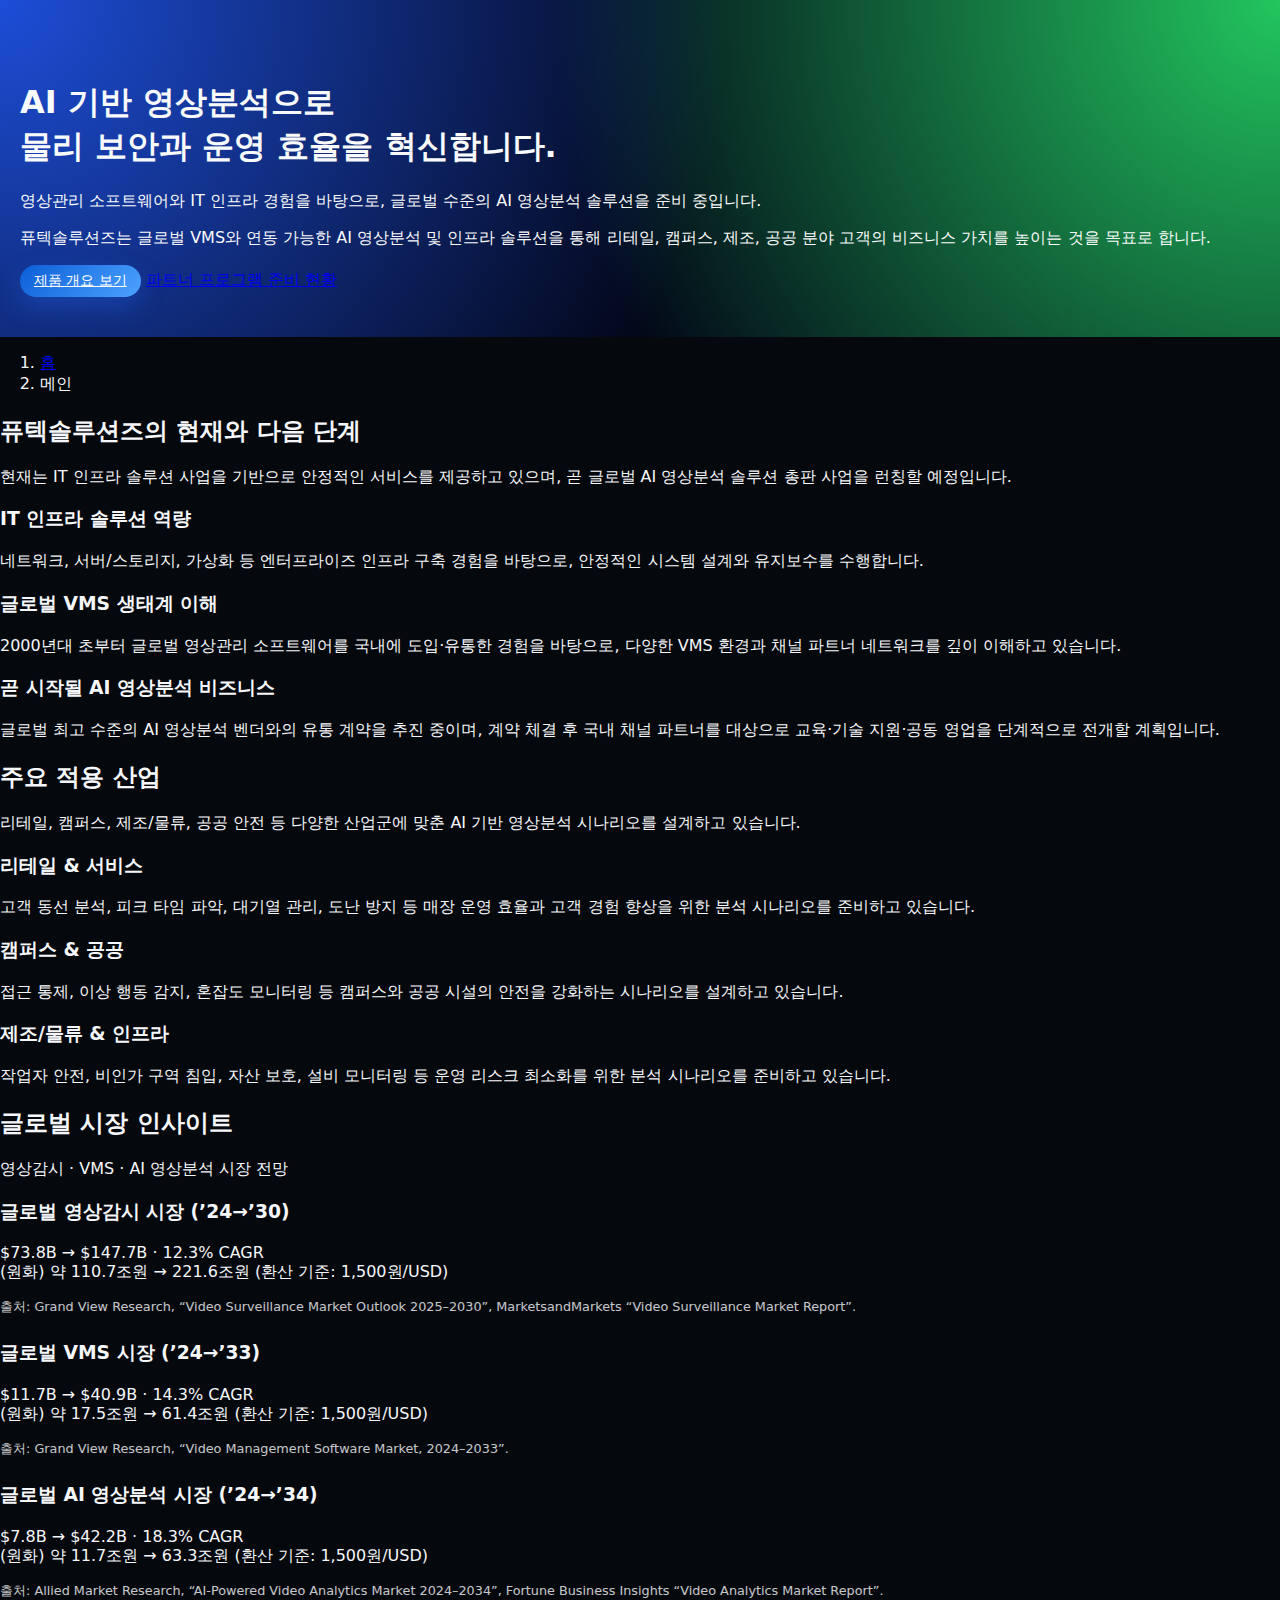
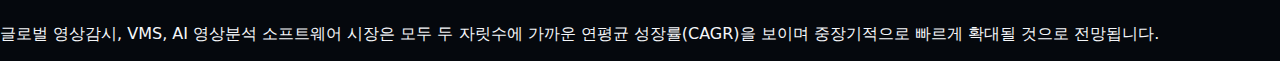
<file: index.html>
<!DOCTYPE html>
<html lang="ko" data-lang="ko">
  <head>
    <meta charset="UTF-8" />
    <title>Futec Solutions Inc. | AI 영상분석 &amp; IT 인프라</title>
    <meta
      name="description"
      content="퓨텍솔루션즈는 AI 기반 영상분석과 IT 인프라 솔루션을 통해 물리 보안과 운영 효율을 혁신하는 전문 기업입니다."
    />
    <meta name="viewport" content="width=device-width, initial-scale=1" />
    <link rel="stylesheet" href="assets/css/styles.css" />

    <!-- index.html 전용 모바일 레이아웃 보정 -->
    <style>
      @media (max-width: 768px) {
        .hero__inner {
          grid-template-columns: minmax(0, 1fr);
        }

        .hero__visual {
          justify-self: stretch;
          margin-top: 24px;
        }
      }
    </style>


  </head>
  <body>
    <div id="header-placeholder"></div>

    <main class="main-content">
      <section class="hero">
        <div class="hero__inner">
          <div>
            <h1 class="hero__title">
              <span class="lang-ko"
                >AI 기반 영상분석으로<br />물리 보안과 운영 효율을 혁신합니다.</span
              >
              <span class="lang-en"
                >Transforming Physical Security and Operations<br />with AI-Powered Video
                Analytics.</span
              >
            </h1>
            <p class="hero__subtitle">
              <span class="lang-ko"
                >영상관리 소프트웨어와 IT 인프라 경험을 바탕으로, 글로벌 수준의 AI
                영상분석 솔루션을 준비 중입니다.</span
              >
              <span class="lang-en"
                >Leveraging years of experience in video management software and IT
                infrastructure, we are preparing global-grade AI video analytics
                solutions.</span
              >
            </p>
            <p class="hero__text">
              <span class="lang-ko"
                >퓨텍솔루션즈는 글로벌 VMS와 연동 가능한 AI 영상분석 및 인프라
                솔루션을 통해 리테일, 캠퍼스, 제조, 공공 분야 고객의 비즈니스 가치를
                높이는 것을 목표로 합니다.</span
              >
              <span class="lang-en"
                >Futec Solutions Inc. aims to enhance business value for customers in
                retail, campus, manufacturing, and public sectors through AI video
                analytics and infrastructure solutions that integrate with leading VMS
                platforms.</span
              >
            </p>
            <div class="hero__actions">
              <a href="products.html" class="btn-primary">
                <span class="lang-ko">제품 개요 보기</span>
                <span class="lang-en">View Product Overview</span>
              </a>
              <a href="partners.html" class="btn-secondary">
                <span class="lang-ko">파트너 프로그램 준비 현황</span>
                <span class="lang-en">Partner Program Status</span>
              </a>
            </div>
          </div>

          <div class="hero__visual">


          </div>
        </div>
      </section>

      <nav class="breadcrumb" aria-label="Breadcrumb">
        <div class="breadcrumb__inner">
          <ol>
            <li>
              <a href="index.html">
                <span class="lang-ko">홈</span>
                <span class="lang-en">Home</span>
              </a>
            </li>
            <li>
              <span class="lang-ko">메인</span>
              <span class="lang-en">Main</span>
            </li>
          </ol>
        </div>
      </nav>

      <section class="section section--light">
        <div class="container">
          <div class="section__header">
            <h2 class="section__title">
              <span class="lang-ko">퓨텍솔루션즈의 현재와 다음 단계</span>
              <span class="lang-en">Where Futec Solutions Stands Today</span>
            </h2>
            <p class="section__subtitle">
              <span class="lang-ko">
                현재는 IT 인프라 솔루션 사업을 기반으로 안정적인 서비스를 제공하고 있으며,
                곧 글로벌 AI 영상분석 솔루션 총판 사업을 런칭할 예정입니다.
              </span>
              <span class="lang-en">
                Today we deliver reliable IT infrastructure projects and are preparing to
                launch a global AI video analytics distribution business.
              </span>
            </p>
          </div>

          <div class="card-grid">
            <article class="card card--bordered">
              <h3 class="card__title">
                <span class="lang-ko">IT 인프라 솔루션 역량</span>
                <span class="lang-en">IT Infrastructure Expertise</span>
              </h3>
              <p class="card__text">
                <span class="lang-ko">
                  네트워크, 서버/스토리지, 가상화 등 엔터프라이즈 인프라 구축 경험을
                  바탕으로, 안정적인 시스템 설계와 유지보수를 수행합니다.
                </span>
                <span class="lang-en">
                  With experience in networking, servers, storage and virtualization, we
                  design and maintain robust enterprise infrastructure environments.
                </span>
              </p>
            </article>

            <article class="card card--bordered">
              <h3 class="card__title">
                <span class="lang-ko">글로벌 VMS 생태계 이해</span>
                <span class="lang-en">Understanding of Global VMS Ecosystems</span>
              </h3>
              <p class="card__text">
                <span class="lang-ko">
                  2000년대 초부터 글로벌 영상관리 소프트웨어를 국내에 도입·유통한 경험을
                  바탕으로, 다양한 VMS 환경과 채널 파트너 네트워크를 깊이 이해하고
                  있습니다.
                </span>
                <span class="lang-en">
                  Since the early 2000s we have introduced and distributed leading video
                  management software in Korea, building deep understanding of VMS
                  environments and partner ecosystems.
                </span>
              </p>
            </article>

            <article class="card card--bordered">
              <h3 class="card__title">
                <span class="lang-ko">곧 시작될 AI 영상분석 비즈니스</span>
                <span class="lang-en">Upcoming AI Video Analytics Business</span>
              </h3>
              <p class="card__text">
                <span class="lang-ko">
                  글로벌 최고 수준의 AI 영상분석 벤더와의 유통 계약을 추진 중이며, 계약
                  체결 후 국내 채널 파트너를 대상으로 교육·기술 지원·공동 영업을 단계적으로
                  전개할 계획입니다.
                </span>
                <span class="lang-en">
                  We are in the process of establishing distribution agreements with
                  top-tier AI video analytics vendors. After signing, we plan to enable
                  local channel partners through training, technical support and joint
                  business development.
                </span>
              </p>
            </article>
          </div>
        </div>
      </section>

      <section class="section section--muted">
        <div class="container">
          <div class="section__header">
            <h2 class="section__title">
              <span class="lang-ko">주요 적용 산업</span>
              <span class="lang-en">Key Industries We Serve</span>
            </h2>
            <p class="section__subtitle">
              <span class="lang-ko">
                리테일, 캠퍼스, 제조/물류, 공공 안전 등 다양한 산업군에 맞춘 AI 기반
                영상분석 시나리오를 설계하고 있습니다.
              </span>
              <span class="lang-en">
                We design AI-driven video analytics scenarios tailored for retail, campuses,
                manufacturing & logistics, public safety and more.
              </span>
            </p>
          </div>
          <div class="card-grid">
            <article class="card">
              <h3 class="card__title">
                <span class="lang-ko">리테일 &amp; 서비스</span>
                <span class="lang-en">Retail &amp; Services</span>
              </h3>
              <p class="card__text">
                <span class="lang-ko">
                  고객 동선 분석, 피크 타임 파악, 대기열 관리, 도난 방지 등 매장 운영
                  효율과 고객 경험 향상을 위한 분석 시나리오를 준비하고 있습니다.
                </span>
                <span class="lang-en">
                  We prepare analytics scenarios for customer flow, peak-time analysis,
                  queue management and loss prevention to improve store operations and
                  customer experience.
                </span>
              </p>
            </article>
            <article class="card">
              <h3 class="card__title">
                <span class="lang-ko">캠퍼스 &amp; 공공</span>
                <span class="lang-en">Campus &amp; Public</span>
              </h3>
              <p class="card__text">
                <span class="lang-ko">
                  접근 통제, 이상 행동 감지, 혼잡도 모니터링 등 캠퍼스와 공공 시설의
                  안전을 강화하는 시나리오를 설계하고 있습니다.
                </span>
                <span class="lang-en">
                  We plan scenarios that reinforce campus and public facility safety,
                  including access control, abnormal behavior detection and crowd density
                  monitoring.
                </span>
              </p>
            </article>
            <article class="card">
              <h3 class="card__title">
                <span class="lang-ko">제조/물류 &amp; 인프라</span>
                <span class="lang-en">Manufacturing, Logistics &amp; Infrastructure</span>
              </h3>
              <p class="card__text">
                <span class="lang-ko">
                  작업자 안전, 비인가 구역 침입, 자산 보호, 설비 모니터링 등 운영 리스크
                  최소화를 위한 분석 시나리오를 준비하고 있습니다.
                </span>
                <span class="lang-en">
                  We design analytics that help minimize operational risks, covering worker
                  safety, restricted area intrusion, asset protection and facility
                  monitoring.
                </span>
              </p>
            </article>
          </div>
        </div>
      </section>

      <section class="section section--light">
        <div class="container">
          <div class="section__header">
            <h2 class="section__title">
              <span class="lang-ko">글로벌 시장 인사이트</span>
              <span class="lang-en">Global Market Insights</span>
            </h2>
            <p class="section__subtitle">
              <span class="lang-ko">
                영상감시 · VMS · AI 영상분석 시장 전망
              </span>
              <span class="lang-en">
                Video Surveillance · VMS · AI Video Analytics Outlook
              </span>
            </p>
          </div>



          <div>
            <!-- 글로벌 영상감시 시장 -->
            <div style="margin-bottom: 24px;">
              <h3 class="card__title">
                <span class="lang-ko">글로벌 영상감시 시장 (’24→’30)</span>
                <span class="lang-en">Global Video Surveillance (’24→’30)</span>
              </h3>
              <p class="card__text">
                <span class="lang-ko">
                  $73.8B → $147.7B · 12.3% CAGR<br>
                  (원화) 약 110.7조원 → 221.6조원 (환산 기준: 1,500원/USD)
                </span>
                <span class="lang-en">
                  $73.8B → $147.7B · 12.3% CAGR<br>
                  (KRW) approx. 110.7T → 221.6T (FX rate: 1,500 KRW/USD)
                </span>
              </p>
              <p class="card__text" style="font-size: 0.8rem; opacity: 0.8; margin-top: 4px;">
                <span class="lang-ko">
                  출처: Grand View Research, “Video Surveillance Market Outlook 2025–2030”,
                  MarketsandMarkets “Video Surveillance Market Report”.
                </span>
                <span class="lang-en">
                  Source: Grand View Research, “Video Surveillance Market Outlook 2025–2030”,
                  MarketsandMarkets “Video Surveillance Market Report”.
                </span>
              </p>
            </div>

            <!-- 글로벌 VMS 시장 -->
            <div style="margin-bottom: 24px;">
              <h3 class="card__title">
                <span class="lang-ko">글로벌 VMS 시장 (’24→’33)</span>
                <span class="lang-en">Global VMS Market (’24→’33)</span>
              </h3>
              <p class="card__text">
                <span class="lang-ko">
                  $11.7B → $40.9B · 14.3% CAGR<br>
                  (원화) 약 17.5조원 → 61.4조원 (환산 기준: 1,500원/USD)
                </span>
                <span class="lang-en">
                  $11.7B → $40.9B · 14.3% CAGR<br>
                  (KRW) approx. 17.5T → 61.4T (FX rate: 1,500 KRW/USD)
                </span>
              </p>
              <p class="card__text" style="font-size: 0.8rem; opacity: 0.8; margin-top: 4px%;">
                <span class="lang-ko">
                  출처: Grand View Research, “Video Management Software Market, 2024–2033”.
                </span>
                <span class="lang-en">
                  Source: Grand View Research, “Video Management Software Market, 2024–2033”.
                </span>
              </p>
            </div>

            <!-- 글로벌 AI 영상분석 시장 -->
            <div>
              <h3 class="card__title">
                <span class="lang-ko">글로벌 AI 영상분석 시장 (’24→’34)</span>
                <span class="lang-en">Global AI Video Analytics (’24→’34)</span>
              </h3>
              <p class="card__text">
                <span class="lang-ko">
                  $7.8B → $42.2B · 18.3% CAGR<br>
                  (원화) 약 11.7조원 → 63.3조원 (환산 기준: 1,500원/USD)
                </span>
                <span class="lang-en">
                  $7.8B → $42.2B · 18.3% CAGR
                </span>
              </p>
              <p class="card__text" style="font-size: 0.8rem; opacity: 0.8; margin-top: 4px;">
                <span class="lang-ko">
                  출처: Allied Market Research, “AI-Powered Video Analytics Market 2024–2034”,
                  Fortune Business Insights “Video Analytics Market Report”.
                </span>
                <span class="lang-en">
                  Source: Allied Market Research (2024–2034),
                  Fortune Business Insights “Video Analytics Market Report”.
                </span>
              </p>
            </div>
          </div>

          <p class="section__subtitle" style="margin-top: 24px;">
            <span class="lang-ko">
              글로벌 영상감시, VMS, AI 영상분석 소프트웨어 시장은 모두 두 자릿수에
              가까운 연평균 성장률(CAGR)을 보이며 중장기적으로 빠르게 확대될
              것으로 전망됩니다.
            </span>
            <span class="lang-en">
              Global video surveillance, VMS, and AI video analytics software markets
              are all expected to see strong double-digit CAGR growth.
            </span>
          </p>

        </div>
      </section>
    </main>

    <div id="footer-placeholder"></div>
    <script src="assets/js/main.js"></script>
  </body>
</html>
</file>
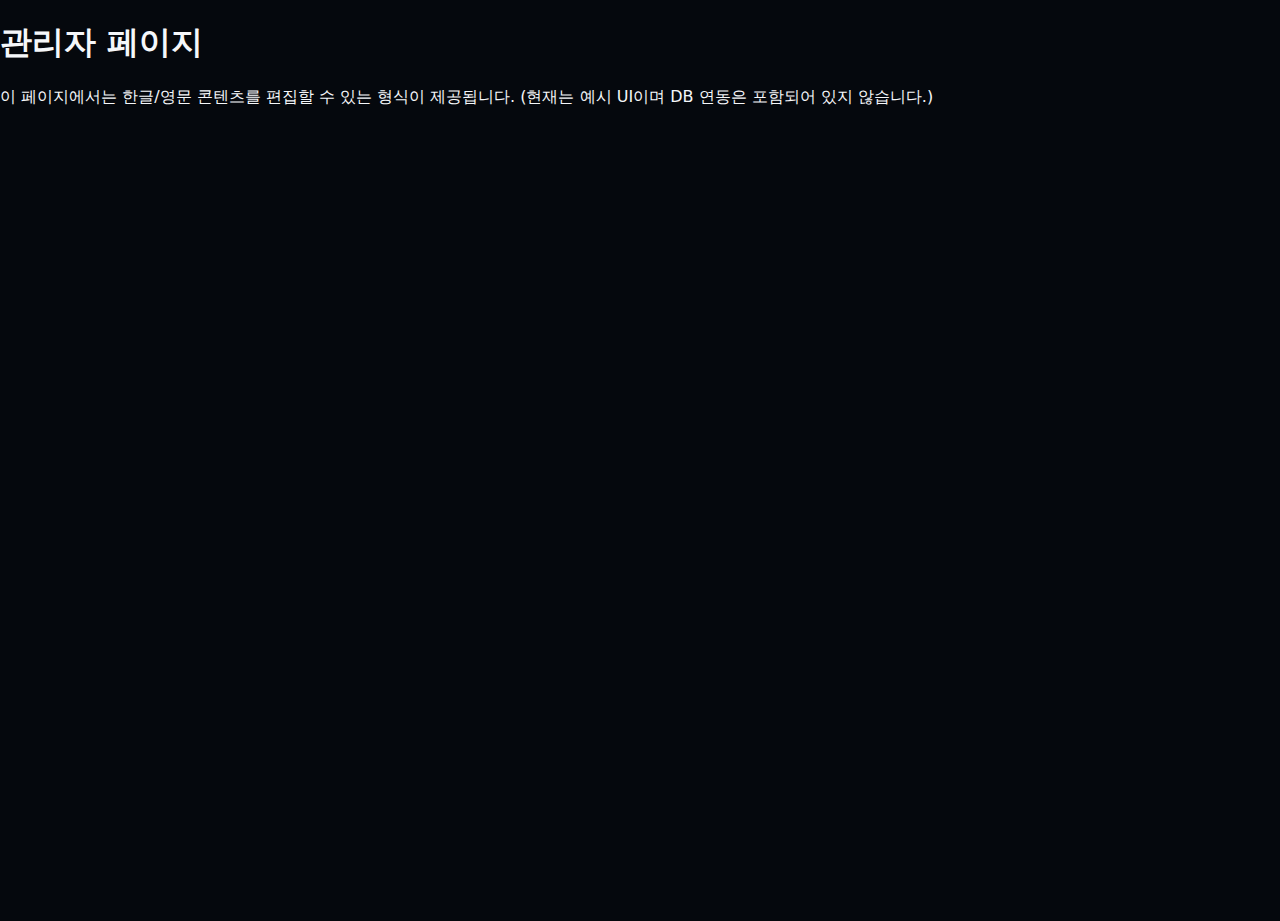
<file: admin.html>
<!DOCTYPE html>
<html lang="ko">
  <head>
    <meta charset="UTF-8" />
    <title>Admin – Futec Solutions</title>
    <link rel="stylesheet" href="assets/css/styles.css" />
    <script defer src="assets/js/main.js"></script>
  </head>
  <body>
    <div data-include="header.html"></div>

    <main class="site-main admin-page">
      <section class="section">
        <div class="section-inner">
          <h1>
            <span class="lang-ko">관리자 페이지</span>
            <span class="lang-en">Admin Page</span>
          </h1>

          <div class="admin-dashboard">
            <p>
              <span class="lang-ko">
                이 페이지에서는 한글/영문 콘텐츠를 편집할 수 있는 형식이 제공됩니다.
                (현재는 예시 UI이며 DB 연동은 포함되어 있지 않습니다.)
              </span>
              <span class="lang-en">
                This page provides a sample UI for editing Korean/English content.
                (This is a UI mock-up only; no database integration is implemented.)
              </span>
            </p>
          </div>
        </div>
      </section>
    </main>

    <div data-include="footer.html"></div>
  </body>
</html>
</file>
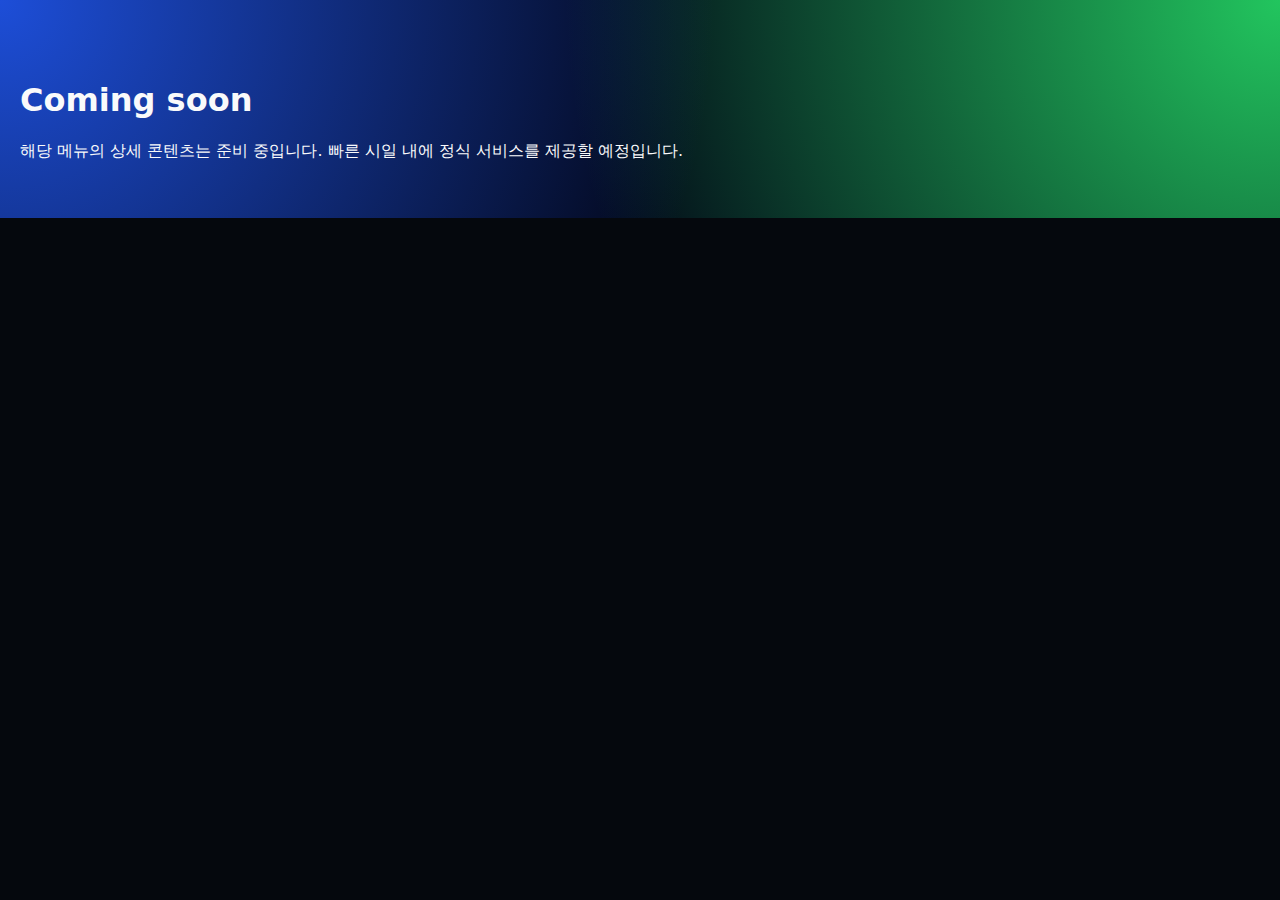
<file: coming-soon.html>
<!DOCTYPE html>
<html lang="ko">
  <head>
    <meta charset="UTF-8" />
    <title>Coming Soon – Futec Solutions</title>
    <link rel="stylesheet" href="assets/css/styles.css" />
    <script defer src="assets/js/main.js"></script>
  </head>
  <body>
    <div data-include="header.html"></div>

    <main class="site-main">
      <section class="hero hero-sub">
        <div class="hero-animation-block">
          <div class="hero-animation-background"></div>
          <div class="hero-text">
            <h1>
              <span class="lang-ko">Coming soon</span>
              <span class="lang-en">Coming soon</span>
            </h1>
            <p>
              <span class="lang-ko">
                해당 메뉴의 상세 콘텐츠는 준비 중입니다. 빠른 시일 내에 정식
                서비스를 제공할 예정입니다.
              </span>
              <span class="lang-en">
                The detailed content for this section is under preparation and will be
                available soon.
              </span>
            </p>
          </div>
        </div>
      </section>
    </main>

    <div data-include="footer.html"></div>

    <script defer src="assets/js/main.js"></script>
  </body>
</html>
</file>
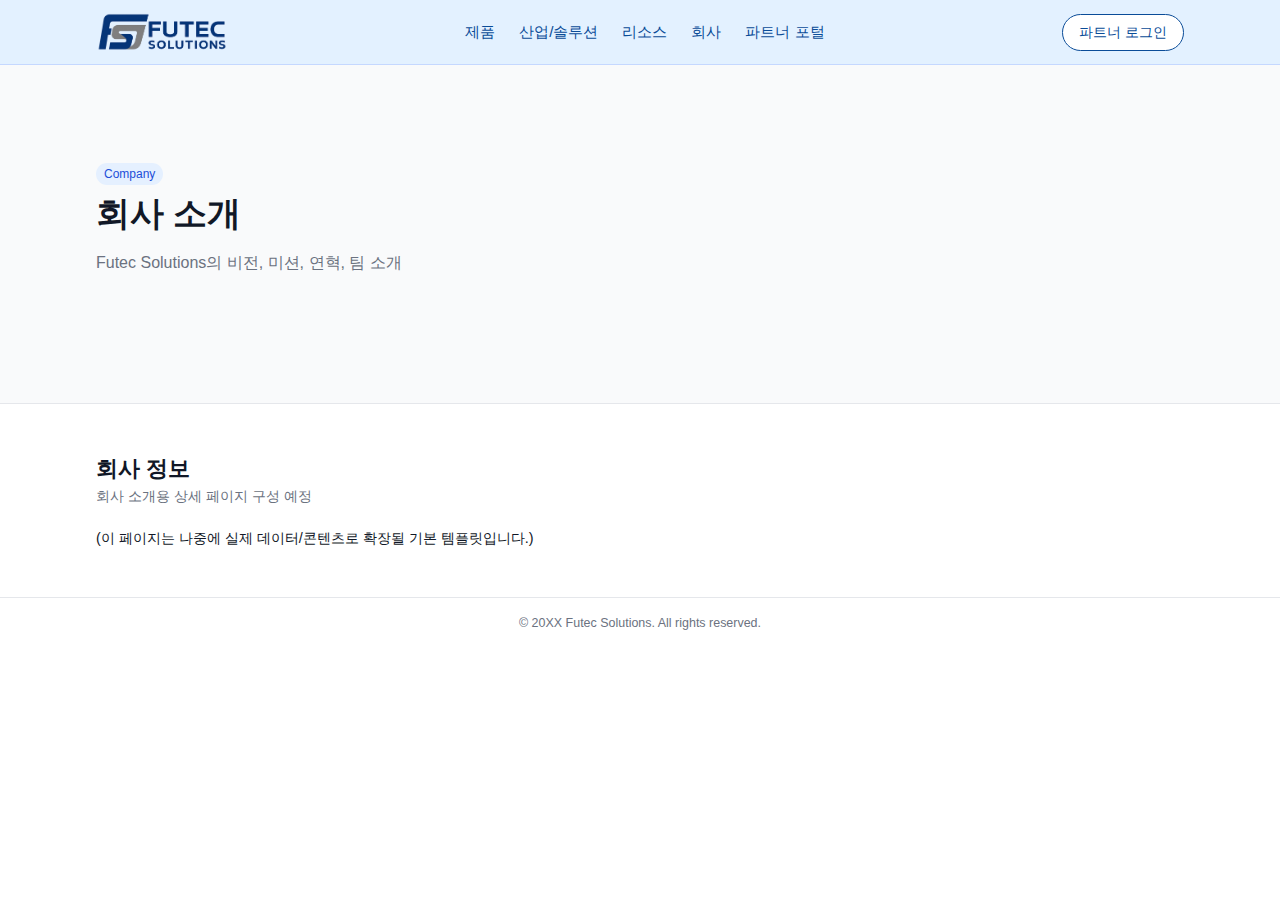
<file: company.html>
<!DOCTYPE html>
<html lang="ko">
<head>
  <meta charset="UTF-8" />
  <title>회사 소개 - Futec Solutions</title>
  <meta name="viewport" content="width=device-width, initial-scale=1" />
  <link rel="stylesheet" href="assets/css/style.css">
</head>

<body>

<header>
  <div class="container nav">
    <div class="logo">
      <img src="assets/images/futeclogo_1k.png" alt="Futec Solutions Logo" />
    </div>

    <nav class="nav-menu" id="navMenu">
      <div class="nav-item"><a href="products.html">제품</a></div>
      <div class="nav-item"><a href="solutions.html">산업/솔루션</a></div>
      <div class="nav-item"><a href="resources.html">리소스</a></div>
      <div class="nav-item"><a href="company.html">회사</a></div>
      <div class="nav-item"><a href="partner-portal.html">파트너 포털</a></div>
    </nav>

    <button class="nav-cta" onclick="location.href='partner-portal.html'">파트너 로그인</button>
    <div class="menu-toggle" id="menuToggle">☰</div>
  </div>
</header>

<main>
  <section class="hero">
    <div class="container hero-inner">
      <div>
        <p class="section-badge">Company</p>
        <h1 class="hero-title">회사 소개</h1>
        <p class="hero-sub">Futec Solutions의 비전, 미션, 연혁, 팀 소개</p>
      </div>
    </div>
  </section>

  <section>
    <div class="container">
      <h2 class="section-title">회사 정보</h2>
      <p class="section-desc">회사 소개용 상세 페이지 구성 예정</p>
      <p style="margin-top:20px; font-size:0.9rem;">(이 페이지는 나중에 실제 데이터/콘텐츠로 확장될 기본 템플릿입니다.)</p>
    </div>
  </section>
</main>

<footer>
  © 20XX Futec Solutions. All rights reserved.
</footer>

<script src="assets/js/main.js"></script>
</body>
</html>
</file>
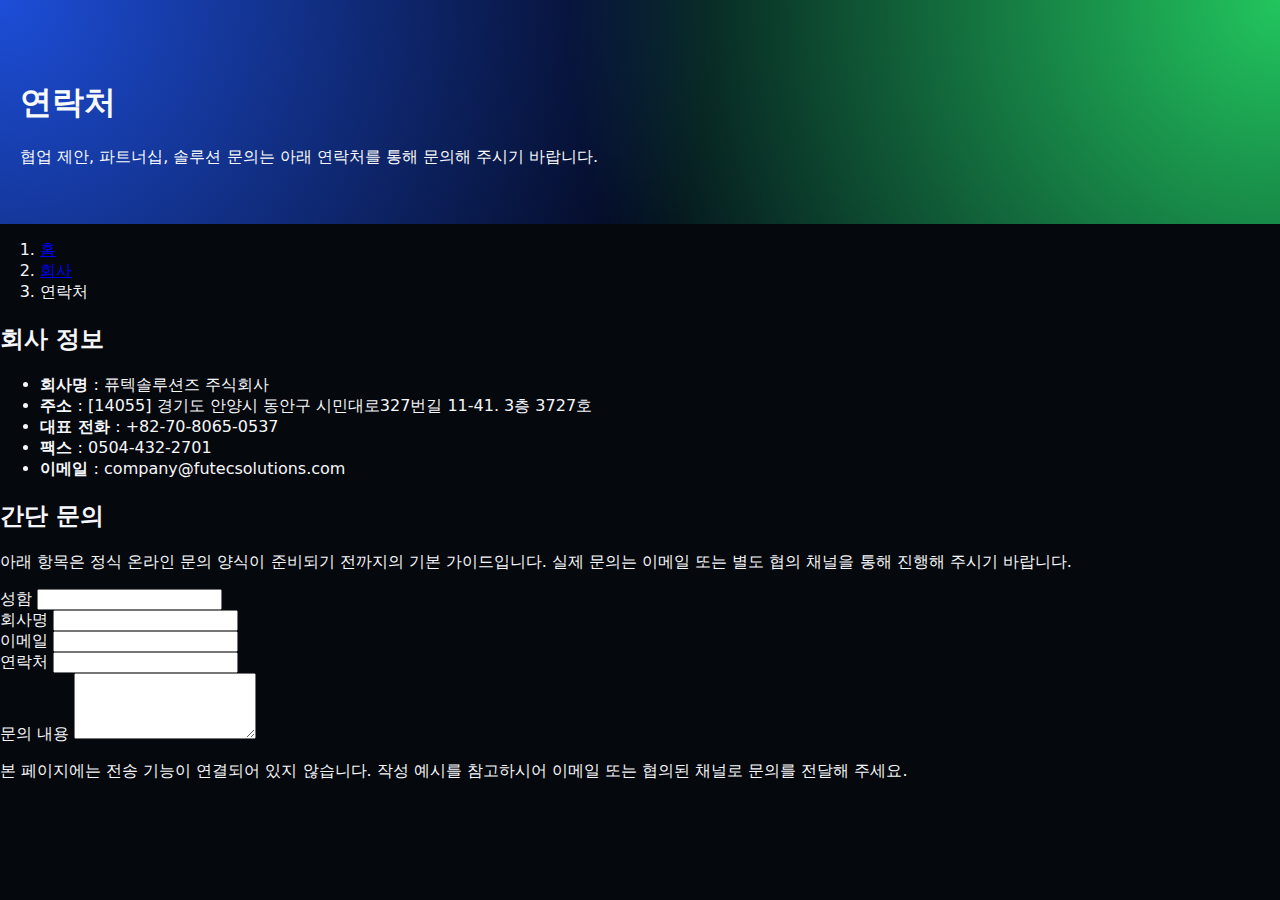
<file: contact.html>
<!DOCTYPE html>
<html lang="ko" data-lang="ko">
  <head>
    <meta charset="UTF-8" />
    <title>연락처 | Futec Solutions Inc.</title>
    <meta
      name="description"
      content="퓨텍솔루션즈(주)의 회사 위치, 연락처 및 기본 문의 안내 페이지입니다."
    />
    <meta name="viewport" content="width=device-width, initial-scale=1" />
    <link rel="stylesheet" href="assets/css/styles.css" />
  </head>
  <body>
    <div id="header-placeholder"></div>

    <main class="main-content">
      <section class="hero hero--compact">
        <div class="hero__inner">
          <div>
            <h1 class="hero__title">
              <span class="lang-ko">연락처</span>
              <span class="lang-en">Contact Us</span>
            </h1>
            <p class="hero__subtitle">
              <span class="lang-ko">
                협업 제안, 파트너십, 솔루션 문의는 아래 연락처를 통해 문의해 주시기
                바랍니다.
              </span>
              <span class="lang-en">
                For partnership, collaboration or solution inquiries, please reach us using
                the contact details below.
              </span>
            </p>
          </div>
        </div>
      </section>

      <nav class="breadcrumb" aria-label="Breadcrumb">
        <div class="breadcrumb__inner">
          <ol>
            <li>
              <a href="index.html">
                <span class="lang-ko">홈</span>
                <span class="lang-en">Home</span>
              </a>
            </li>
            <li>
              <a href="contact.html">
                <span class="lang-ko">회사</span>
                <span class="lang-en">Company</span>
              </a>
            </li>
            <li>
              <span class="lang-ko">연락처</span>
              <span class="lang-en">Contact</span>
            </li>
          </ol>
        </div>
      </nav>

      <section class="section section--light">
        <div class="container">
          <div class="contact-layout">
            <article class="contact-card">
              <h2 class="card__title">
                <span class="lang-ko">회사 정보</span>
                <span class="lang-en">Company Information</span>
              </h2>
              <ul class="contact-list">
                <li>
                  <strong>
                    <span class="lang-ko">회사명</span>
                    <span class="lang-en">Company</span>
                  </strong>
                  :
                  <span class="lang-ko">퓨텍솔루션즈 주식회사</span>
                  <span class="lang-en">Futec Solutions Inc.</span>
                </li>
                <li>
                  <strong>
                    <span class="lang-ko">주소</span>
                    <span class="lang-en">Address</span>
                  </strong>
                  :
                  <span class="lang-ko">[14055] 경기도 안양시 동안구 시민대로327번길 11-41. 3층 3727호</span>
                  <span class="lang-en">Room 3727, 3F, 11-41 Simin-daero 327beon-gil, Dongan-gu, Anyang-si, Gyeonggi-do, 14055, Rep. of KOREA</span>
                </li>
                <li>
                  <strong>
                    <span class="lang-ko">대표 전화</span>
                    <span class="lang-en">Phone</span>
                  </strong>
                  : +82-70-8065-0537
                </li>
                <li>
                  <strong>
                    <span class="lang-ko">팩스</span>
                    <span class="lang-en">Fax</span>
                  </strong>
                  : 0504-432-2701
                </li>
                <li>
                  <strong>
                    <span class="lang-ko">이메일</span>
                    <span class="lang-en">Email</span>
                  </strong>
                  : company@futecsolutions.com
                </li>
              </ul>
            </article>

            <article class="contact-card">
              <h2 class="card__title">
                <span class="lang-ko">간단 문의</span>
                <span class="lang-en">Quick Inquiry</span>
              </h2>
              <p class="card__text">
                <span class="lang-ko">
                  아래 항목은 정식 온라인 문의 양식이 준비되기 전까지의 기본 가이드입니다.
                  실제 문의는 이메일 또는 별도 협의 채널을 통해 진행해 주시기 바랍니다.
                </span>
                <span class="lang-en">
                  The fields below act as a guideline until our official online inquiry form
                  is ready. Please use email or agreed channels to send actual inquiries.
                </span>
              </p>
              <div class="form-grid">
                <div class="form-field">
                  <label>
                    <span class="lang-ko">성함</span>
                    <span class="lang-en">Name</span>
                  </label>
                  <input type="text" />
                </div>
                <div class="form-field">
                  <label>
                    <span class="lang-ko">회사명</span>
                    <span class="lang-en">Company</span>
                  </label>
                  <input type="text" />
                </div>
                <div class="form-field">
                  <label>
                    <span class="lang-ko">이메일</span>
                    <span class="lang-en">Email</span>
                  </label>
                  <input type="email" />
                </div>
                <div class="form-field">
                  <label>
                    <span class="lang-ko">연락처</span>
                    <span class="lang-en">Phone</span>
                  </label>
                  <input type="tel" />
                </div>
                <div class="form-field full">
                  <label>
                    <span class="lang-ko">문의 내용</span>
                    <span class="lang-en">Message</span>
                  </label>
                  <textarea rows="4"></textarea>
                </div>
              </div>
              <p class="form-note">
                <span class="lang-ko">
                  본 페이지에는 전송 기능이 연결되어 있지 않습니다. 작성 예시를 참고하시어
                  이메일 또는 협의된 채널로 문의를 전달해 주세요.
                </span>
                <span class="lang-en">
                  There is no submit function on this page. Please use this as a guideline
                  and send your inquiry via email or other agreed channels.
                </span>
              </p>
            </article>
          </div>
        </div>
      </section>
    </main>

    <div id="footer-placeholder"></div>
    <script src="assets/js/main.js"></script>
  </body>
</html>
</file>
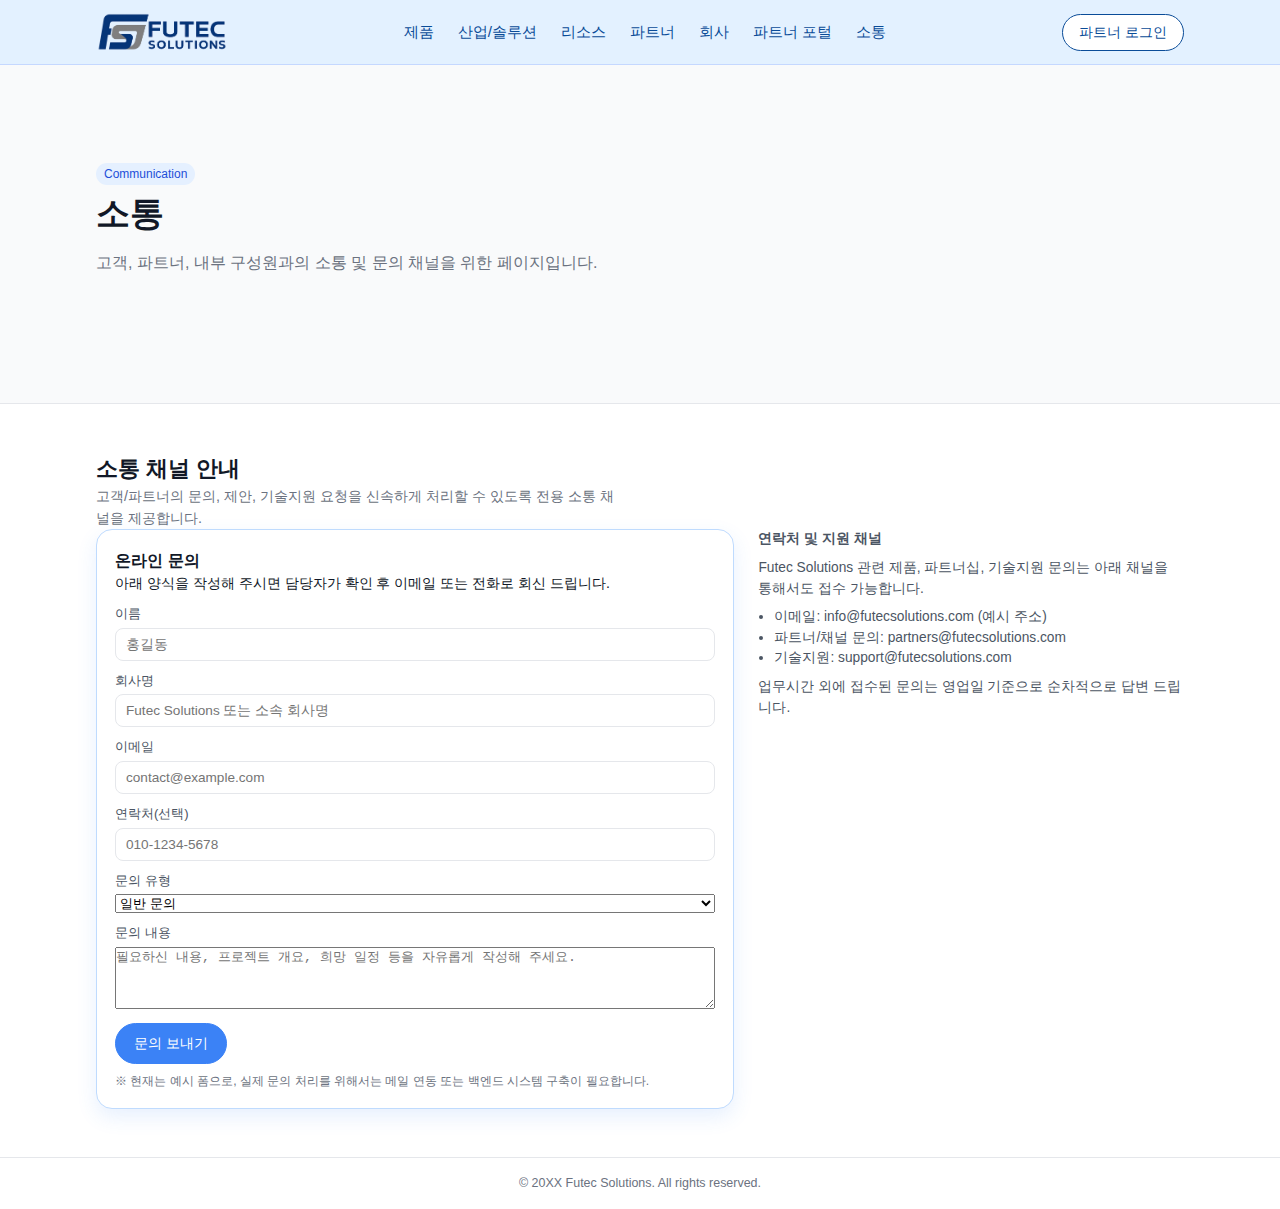
<file: contactus.html>
<!DOCTYPE html>

<html lang="ko">
<head>
<meta charset="utf-8"/>
<title>소통 - Futec Solutions</title>
<meta content="width=device-width, initial-scale=1" name="viewport"/>
<link href="assets/css/style.css" rel="stylesheet"/>
</head>
<body>
<header>
<div class="container nav">
<div class="logo">
<img alt="Futec Solutions Logo" src="assets/images/futeclogo_1k.png"/>
</div>
<nav class="nav-menu" id="navMenu"><div class="nav-item"><a href="products.html">제품</a></div><div class="nav-item"><a href="solutions.html">산업/솔루션</a></div><div class="nav-item"><a href="resources.html">리소스</a></div><div class="nav-item"><a href="partners.html">파트너</a></div><div class="nav-item"><a href="company.html">회사</a></div><div class="nav-item"><a href="partner-portal.html">파트너 포털</a></div><div class="nav-item"><a href="contactus.html">소통</a></div></nav>
<button class="nav-cta" onclick="location.href='partner-portal.html'">파트너 로그인</button>
<div class="menu-toggle" id="menuToggle">☰</div>
</div>
</header>
<main>
<section class="hero">
<div class="container hero-inner">
<div>
<p class="section-badge">Communication</p>
<h1 class="hero-title">소통</h1>
<p class="hero-sub">고객, 파트너, 내부 구성원과의 소통 및 문의 채널을 위한 페이지입니다.</p>
</div>
</div>
</section>
<section><div class="container"><h2 class="section-title">소통 채널 안내</h2><p class="section-desc">고객/파트너의 문의, 제안, 기술지원 요청을 신속하게 처리할 수 있도록 전용 소통 채널을 제공합니다.</p><div class="partner-layout"><div class="portal-card"><h3>온라인 문의</h3><p>아래 양식을 작성해 주시면 담당자가 확인 후 이메일 또는 전화로 회신 드립니다.</p><form action="#" method="post"><div class="portal-fields"><div class="field"><label for="name">이름</label><input id="name" name="name" placeholder="홍길동" required="required" type="text"/></div><div class="field"><label for="company">회사명</label><input id="company" name="company" placeholder="Futec Solutions 또는 소속 회사명" type="text"/></div><div class="field"><label for="email">이메일</label><input id="email" name="email" placeholder="contact@example.com" required="required" type="email"/></div><div class="field"><label for="phone">연락처(선택)</label><input id="phone" name="phone" placeholder="010-1234-5678" type="text"/></div><div class="field"><label for="inquiryType">문의 유형</label><select id="inquiryType" name="inquiryType"><option value="general">일반 문의</option><option value="product">제품/도입 문의</option><option value="partner">파트너/협업 문의</option><option value="support">기술지원/장애 문의</option></select></div><div class="field"><label for="message">문의 내용</label><textarea id="message" name="message" placeholder="필요하신 내용, 프로젝트 개요, 희망 일정 등을 자유롭게 작성해 주세요." required="required" rows="4"></textarea></div></div><div style="margin-top:14px;"><button class="btn-primary" type="submit">문의 보내기</button></div></form><p class="portal-meta">※ 현재는 예시 폼으로, 실제 문의 처리를 위해서는 메일 연동 또는 백엔드 시스템 구축이 필요합니다.</p></div><aside class="partner-benefits"><h4>연락처 및 지원 채널</h4><p>Futec Solutions 관련 제품, 파트너십, 기술지원 문의는 아래 채널을 통해서도 접수 가능합니다.</p><ul><li>이메일: info@futecsolutions.com (예시 주소)</li><li>파트너/채널 문의: partners@futecsolutions.com</li><li>기술지원: support@futecsolutions.com</li></ul><p>업무시간 외에 접수된 문의는 영업일 기준으로 순차적으로 답변 드립니다.</p></aside></div></div></section>
</main>
<footer>
  © 20XX Futec Solutions. All rights reserved.
</footer>
<script src="assets/js/main.js"></script>
</body>
</html>
</file>
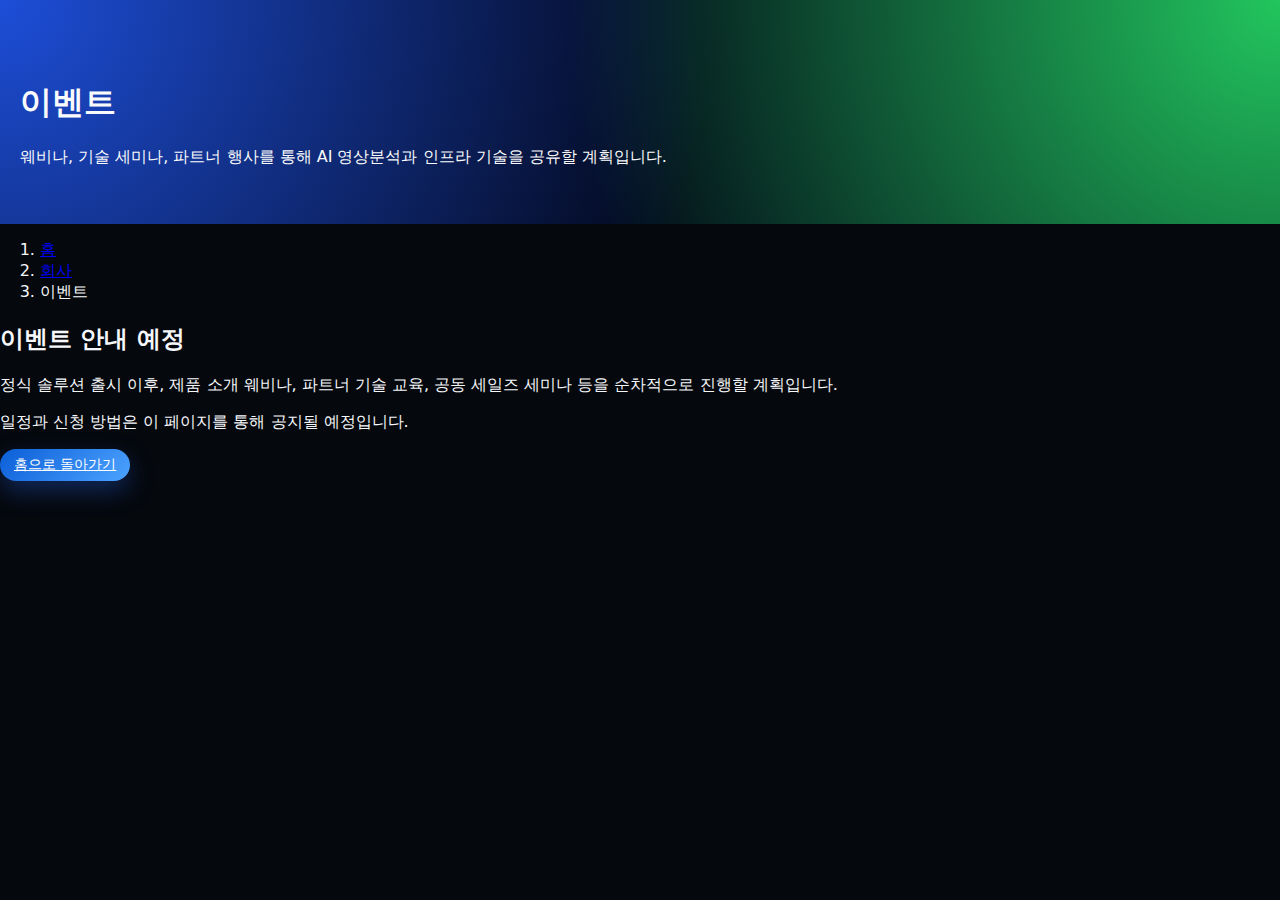
<file: events.html>
<!DOCTYPE html>
<html lang="ko" data-lang="ko">
  <head>
    <meta charset="UTF-8" />
    <title>이벤트 | Futec Solutions Inc.</title>
    <meta
      name="description"
      content="퓨텍솔루션즈(주)의 웨비나, 세미나, 파트너 행사 등을 안내할 이벤트 페이지입니다. 현재는 Coming soon 상태입니다."
    />
    <meta name="viewport" content="width=device-width, initial-scale=1" />
    <link rel="stylesheet" href="assets/css/styles.css" />
  </head>
  <body>
    <div id="header-placeholder"></div>

    <main class="main-content">
      <section class="hero hero--compact">
        <div class="hero__inner">
          <div>
            <h1 class="hero__title">
              <span class="lang-ko">이벤트</span>
              <span class="lang-en">Events</span>
            </h1>
            <p class="hero__subtitle">
              <span class="lang-ko">
                웨비나, 기술 세미나, 파트너 행사를 통해 AI 영상분석과 인프라 기술을
                공유할 계획입니다.
              </span>
              <span class="lang-en">
                We will share AI analytics and infrastructure expertise through webinars,
                technical seminars and partner events.
              </span>
            </p>
          </div>
        </div>
      </section>

      <nav class="breadcrumb" aria-label="Breadcrumb">
        <div class="breadcrumb__inner">
          <ol>
            <li>
              <a href="index.html">
                <span class="lang-ko">홈</span>
                <span class="lang-en">Home</span>
              </a>
            </li>
            <li>
              <a href="events.html">
                <span class="lang-ko">회사</span>
                <span class="lang-en">Company</span>
              </a>
            </li>
            <li>
              <span class="lang-ko">이벤트</span>
              <span class="lang-en">Events</span>
            </li>
          </ol>
        </div>
      </nav>

      <section class="section section--light">
        <div class="container">
          <div class="coming-soon">
            <h2 class="coming-soon__title">
              <span class="lang-ko">이벤트 안내 예정</span>
              <span class="lang-en">Events Coming Soon</span>
            </h2>
            <p class="coming-soon__text">
              <span class="lang-ko">
                정식 솔루션 출시 이후, 제품 소개 웨비나, 파트너 기술 교육, 공동 세일즈
                세미나 등을 순차적으로 진행할 계획입니다.
              </span>
              <span class="lang-en">
                After launching our solutions, we plan to host webinars, partner technical
                trainings and joint sales seminars.
              </span>
            </p>
            <p class="coming-soon__text">
              <span class="lang-ko">
                일정과 신청 방법은 이 페이지를 통해 공지될 예정입니다.
              </span>
              <span class="lang-en">
                Schedules and registration details will be announced on this page.
              </span>
            </p>
            <a href="index.html" class="btn-primary">
              <span class="lang-ko">홈으로 돌아가기</span>
              <span class="lang-en">Back to Home</span>
            </a>
          </div>
        </div>
      </section>
    </main>

    <div id="footer-placeholder"></div>
    <script src="assets/js/main.js"></script>
  </body>
</html>
</file>
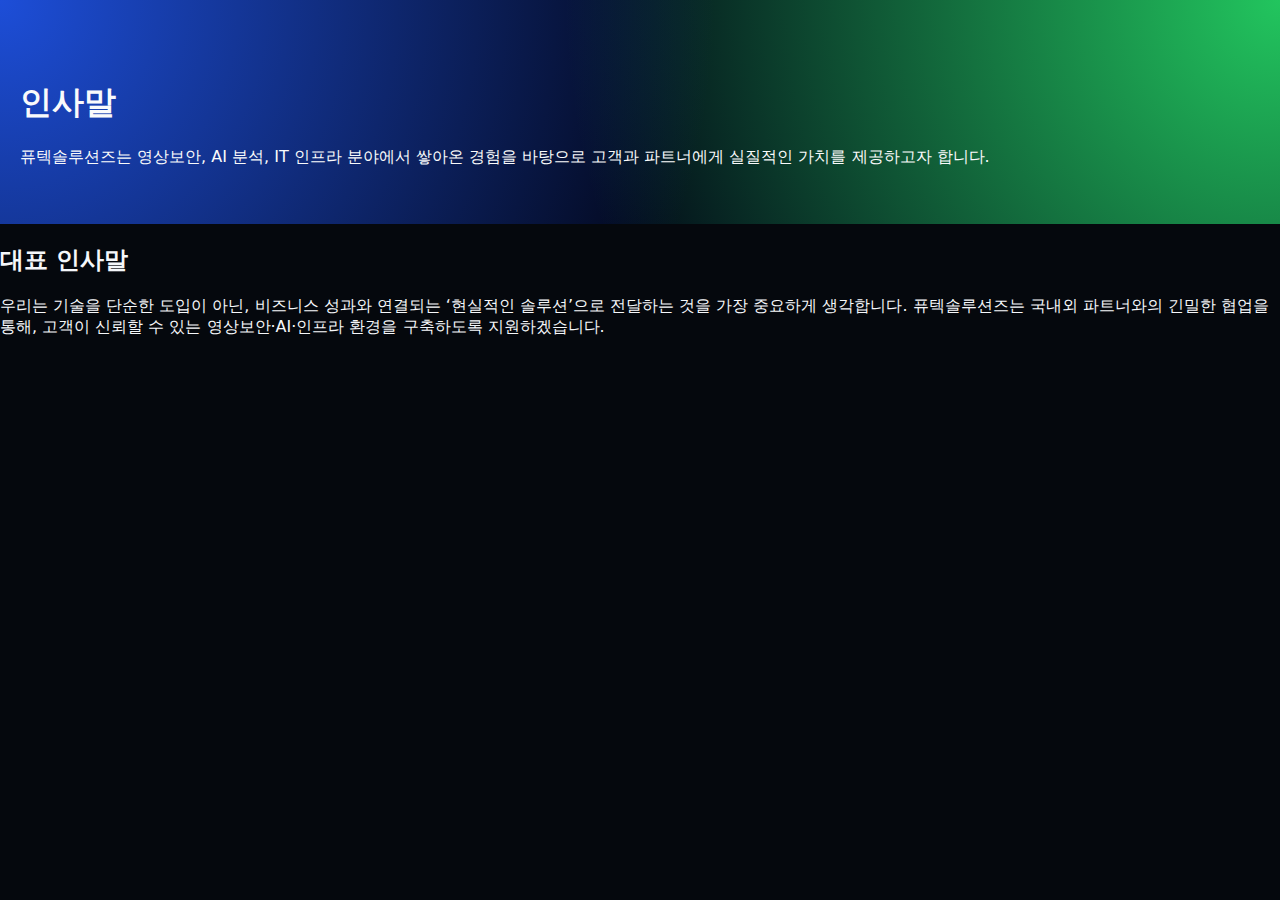
<file: greeting.html>
<!DOCTYPE html>
<html lang="ko">
  <head>
    <meta charset="UTF-8" />
    <title>Greeting – Futec Solutions</title>
    <meta name="viewport" content="width=device-width, initial-scale=1.0" />
    <link rel="stylesheet" href="assets/css/styles.css" />
    <script defer src="assets/js/main.js"></script>
  </head>
  <body>
    <div data-include="header.html"></div>

    <main class="site-main">
      <section class="hero hero-sub hero-greeting">
        <div class="hero-animation-block">
          <div class="hero-animation-background"></div>
          <div class="hero-text">
            <h1>
              <span class="lang-ko">인사말</span>
              <span class="lang-en">Greeting</span>
            </h1>
            <p>
              <span class="lang-ko">
                퓨텍솔루션즈는 영상보안, AI 분석, IT 인프라 분야에서 쌓아온 경험을 바탕으로
                고객과 파트너에게 실질적인 가치를 제공하고자 합니다.
              </span>
              <span class="lang-en">
                Futec Solutions strives to deliver tangible value to customers and partners
                based on long-standing experience in video security, AI analytics and IT
                infrastructure.
              </span>
            </p>
          </div>
        </div>
      </section>

      <section class="section">
        <div class="section-inner">
          <h2>
            <span class="lang-ko">대표 인사말</span>
            <span class="lang-en">Message from Management</span>
          </h2>
          <p>
            <span class="lang-ko">
              우리는 기술을 단순한 도입이 아닌, 비즈니스 성과와 연결되는 ‘현실적인 솔루션’으로
              전달하는 것을 가장 중요하게 생각합니다. 퓨텍솔루션즈는 국내외 파트너와의 긴밀한
              협업을 통해, 고객이 신뢰할 수 있는 영상보안·AI·인프라 환경을 구축하도록
              지원하겠습니다.
            </span>
            <span class="lang-en">
              For us, technology is not just about deployment, but about delivering practical
              solutions that are directly tied to business outcomes. Futec Solutions will
              continue to work closely with partners in Korea and overseas to help customers
              build reliable ecosystems for video security, AI and infrastructure.
            </span>
          </p>
        </div>
      </section>
    </main>

    <div data-include="footer.html"></div>
  </body>
</html>
</file>
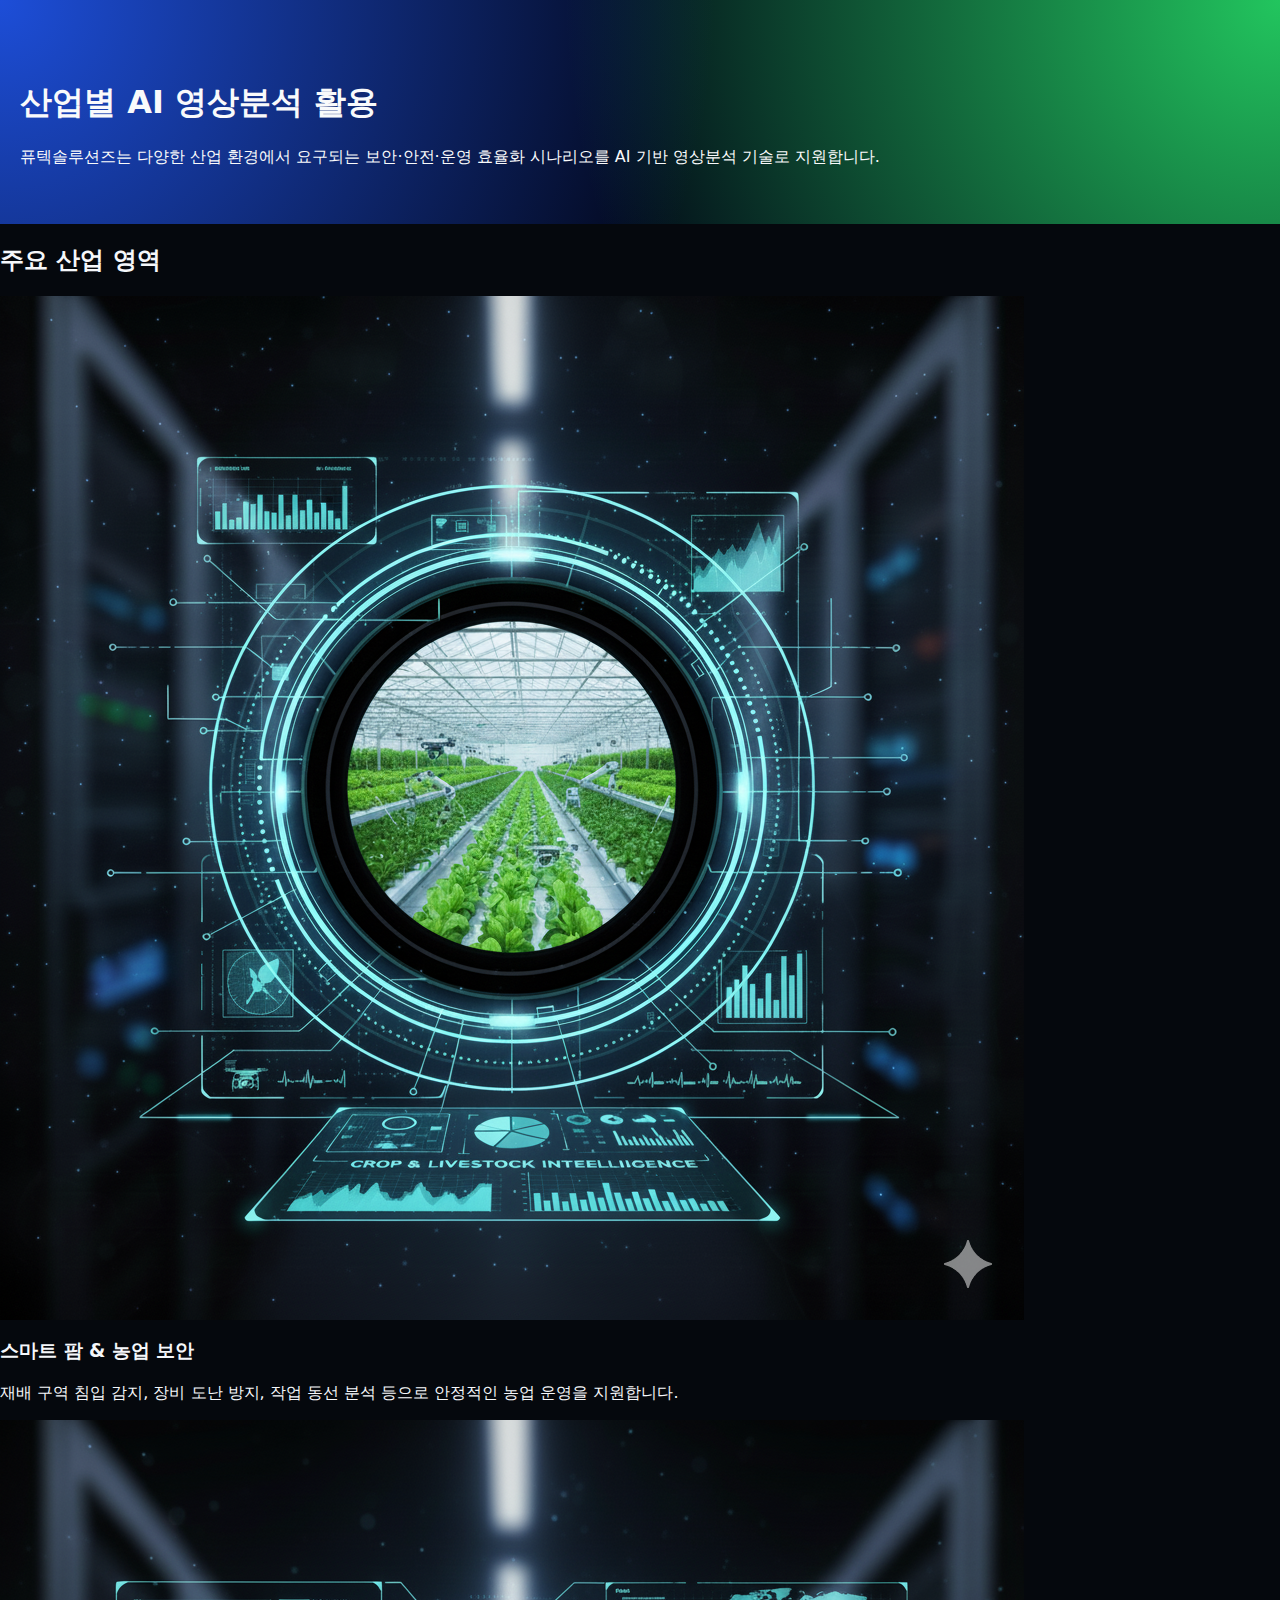
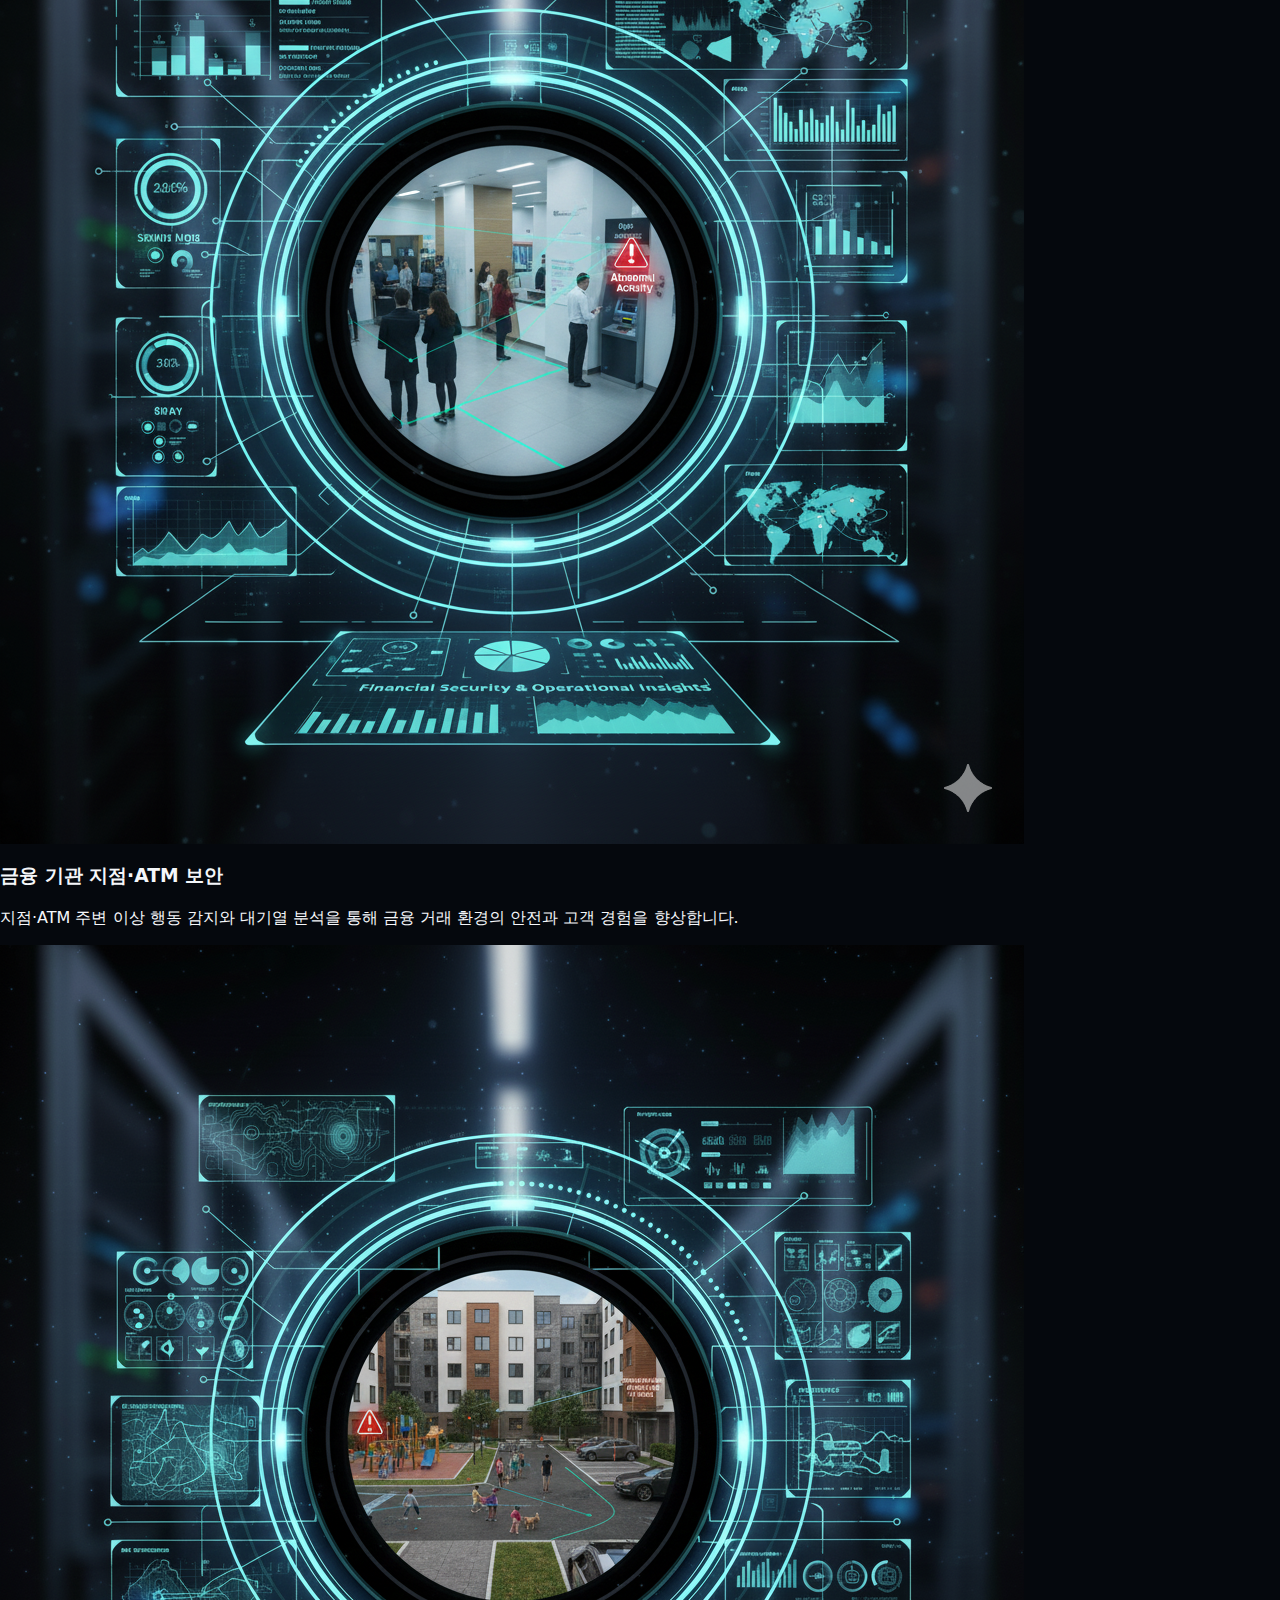
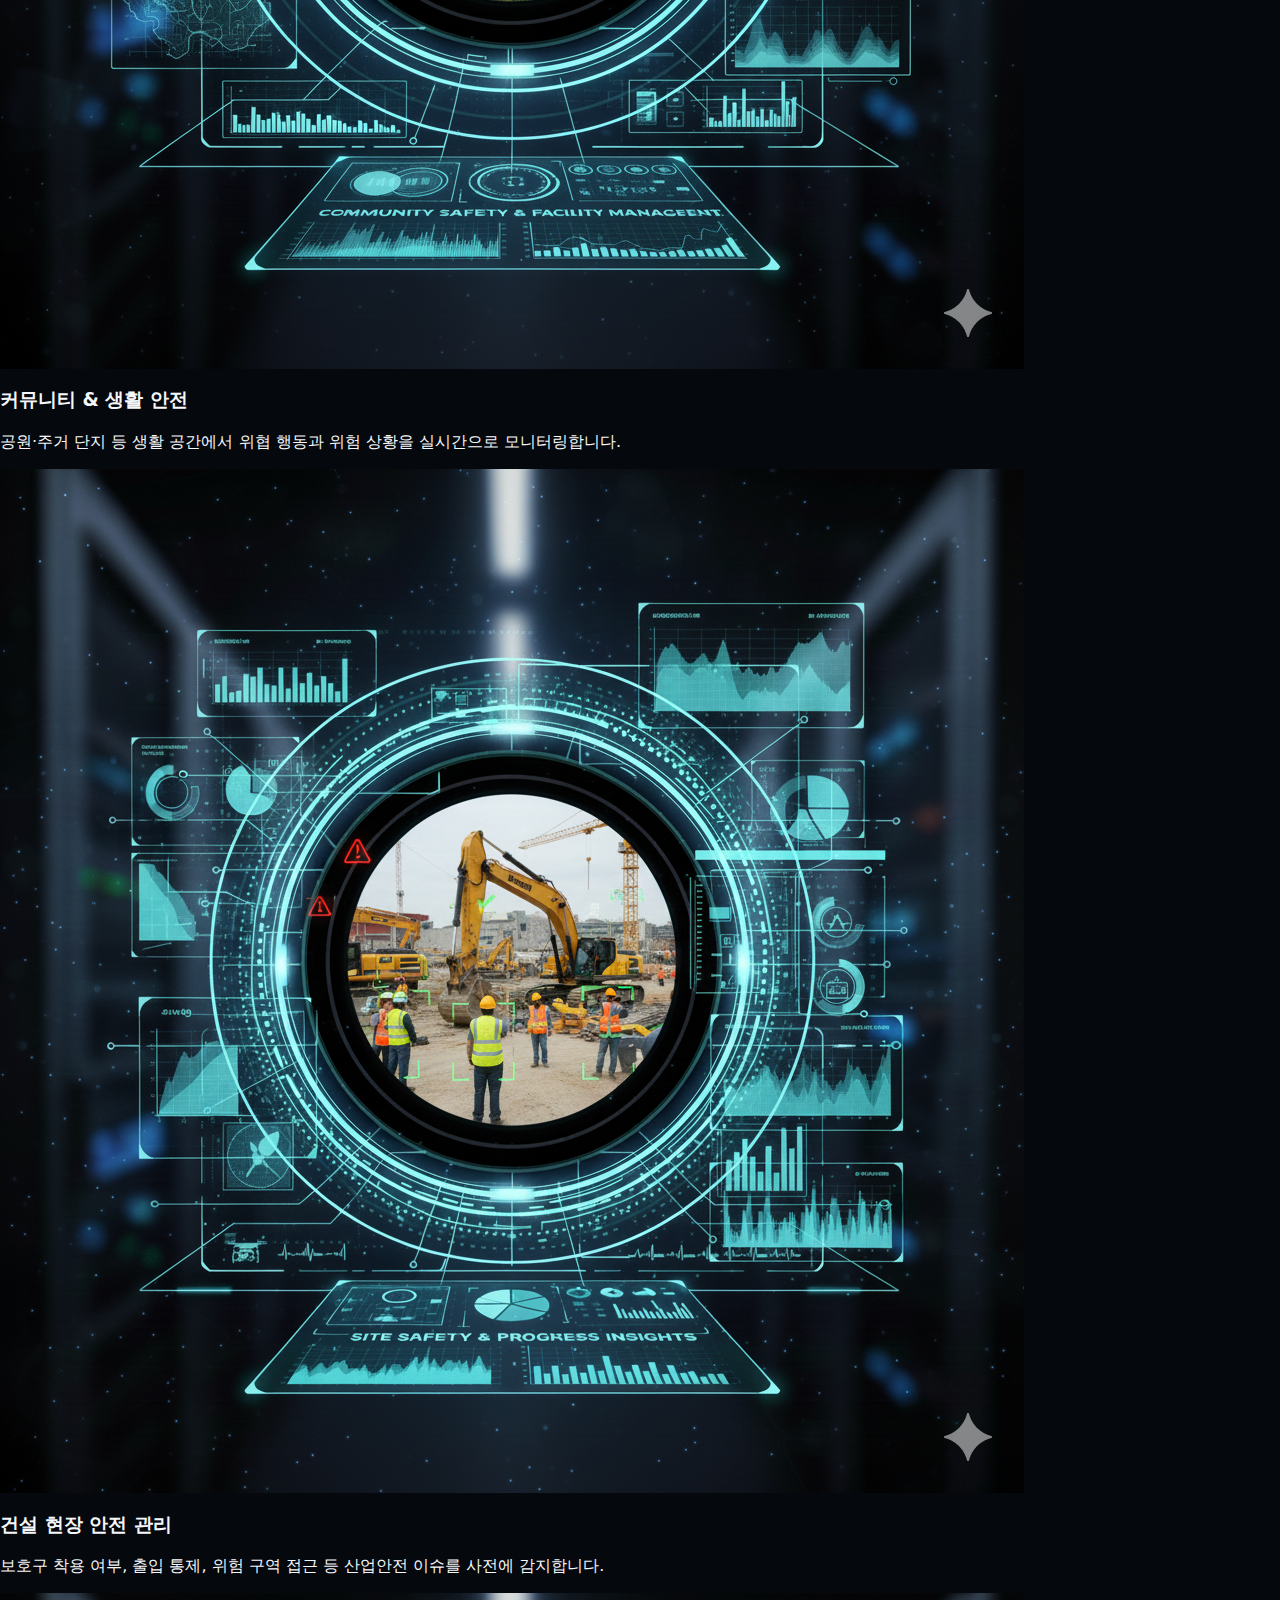
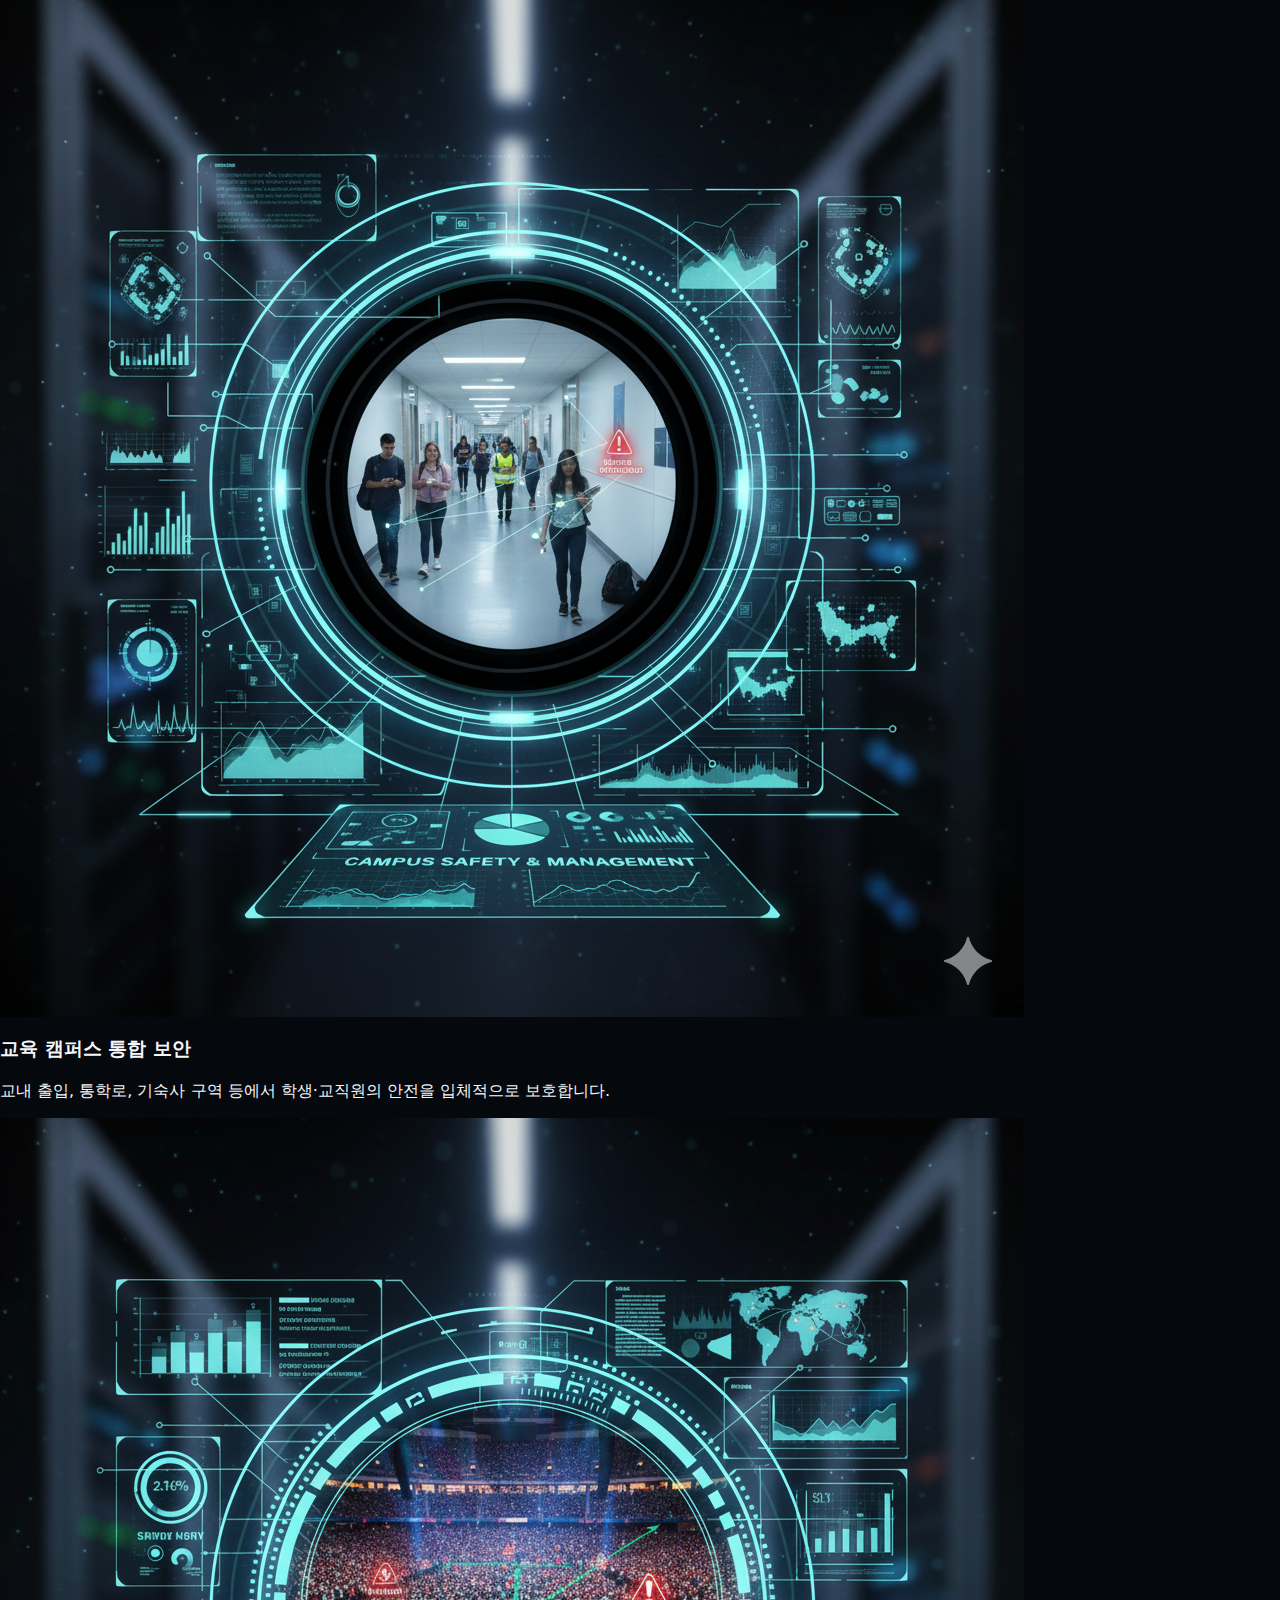
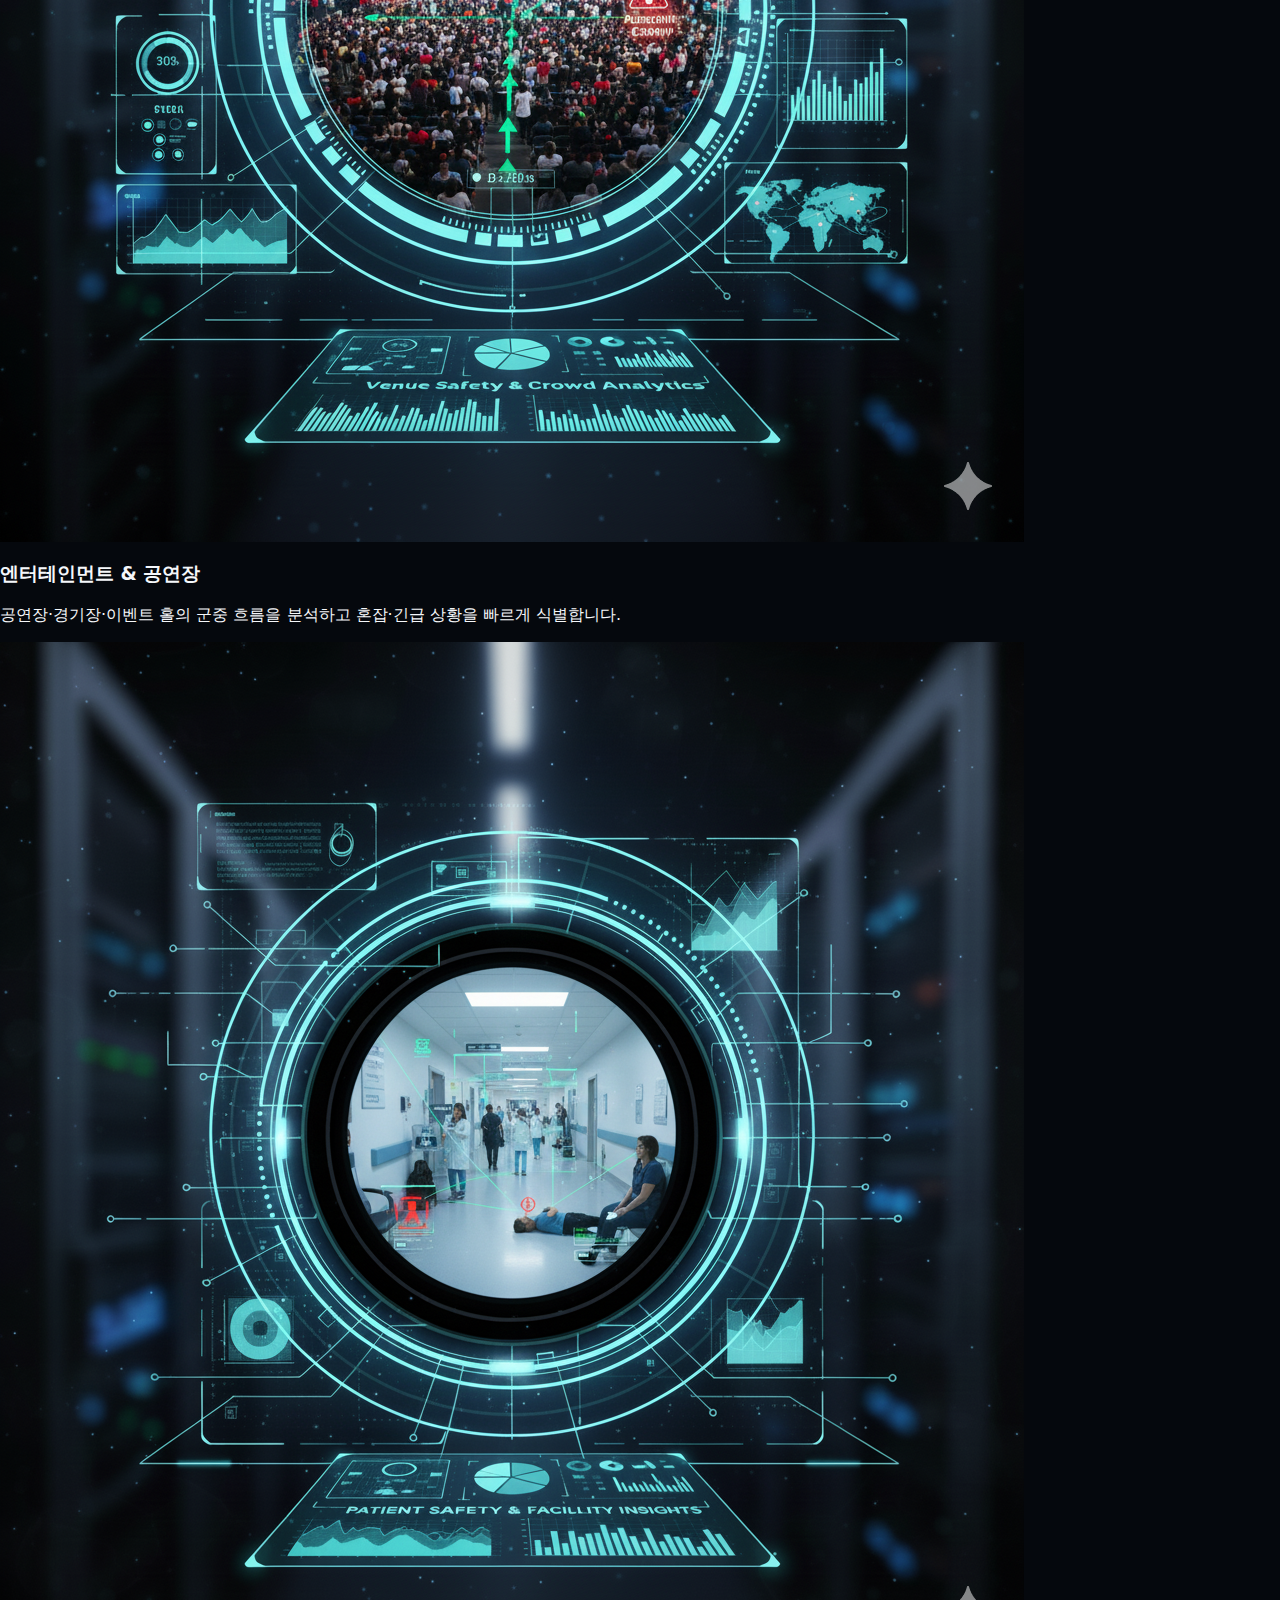
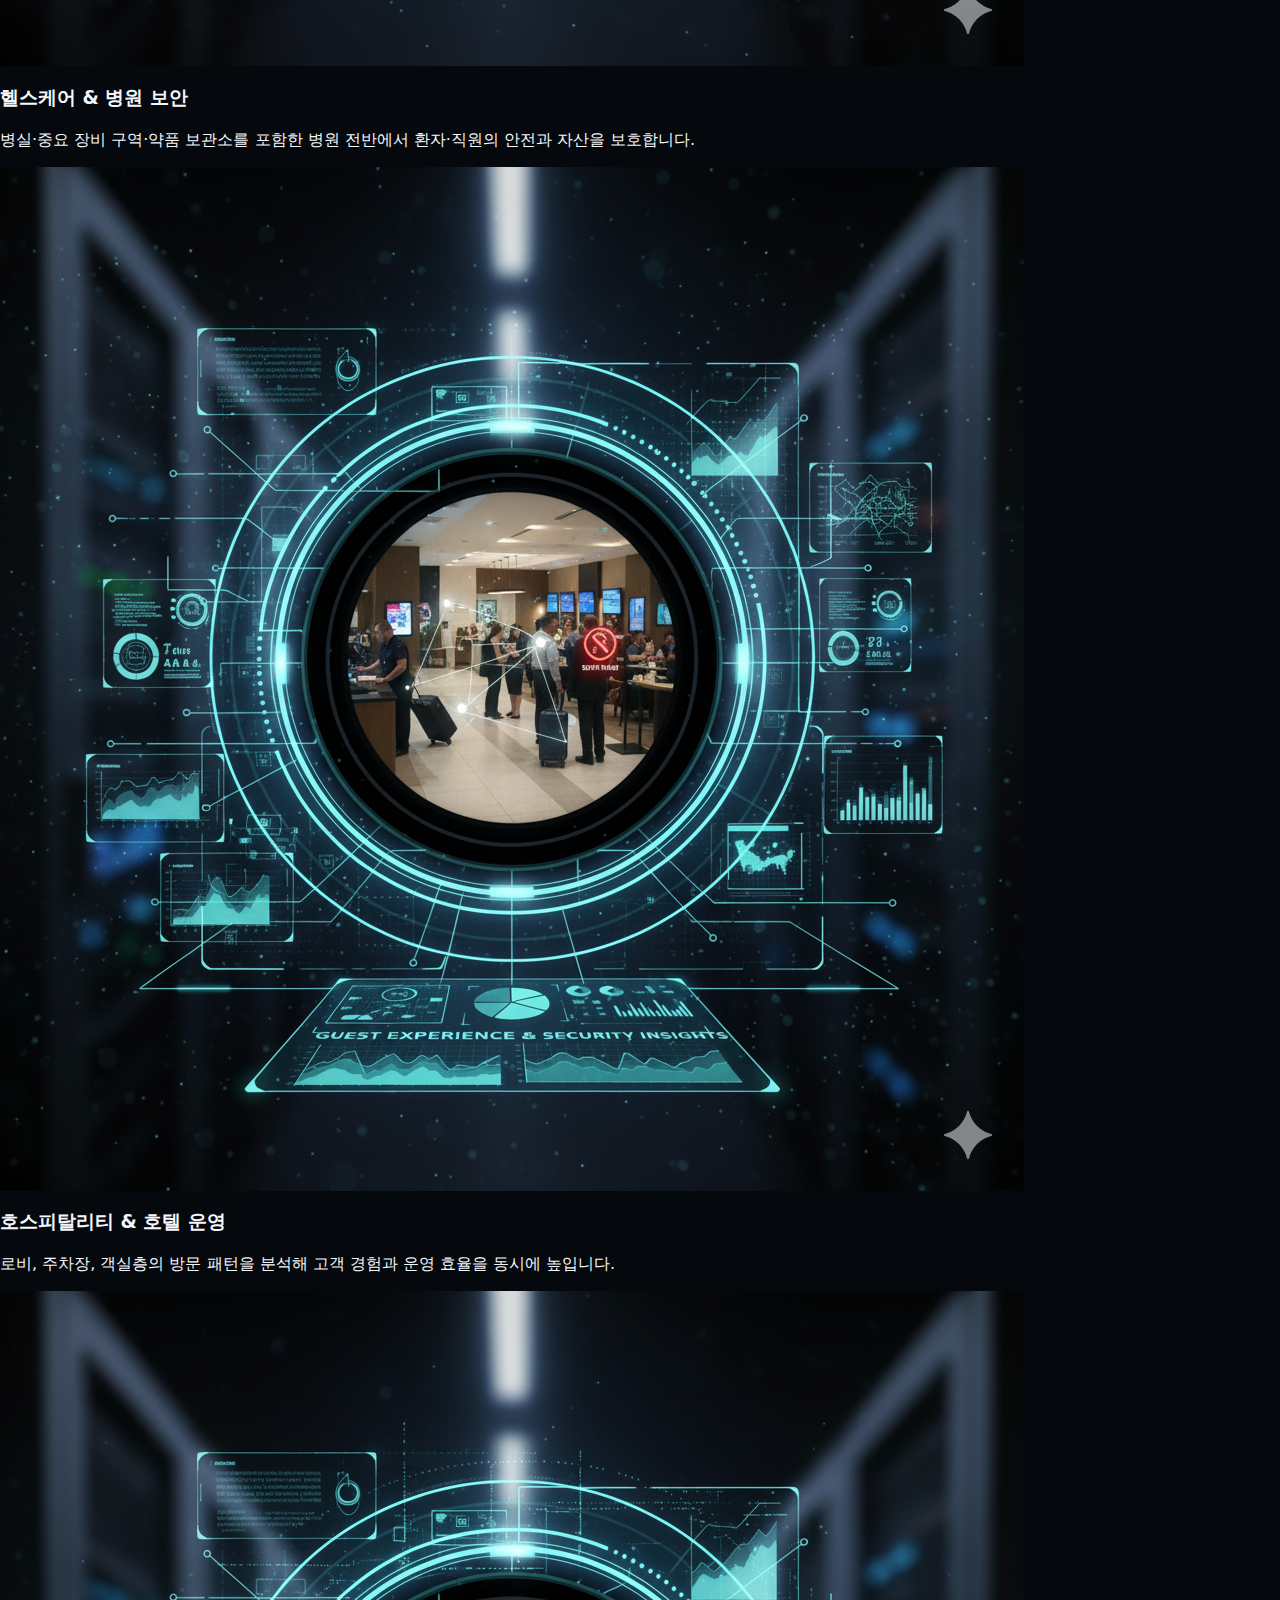
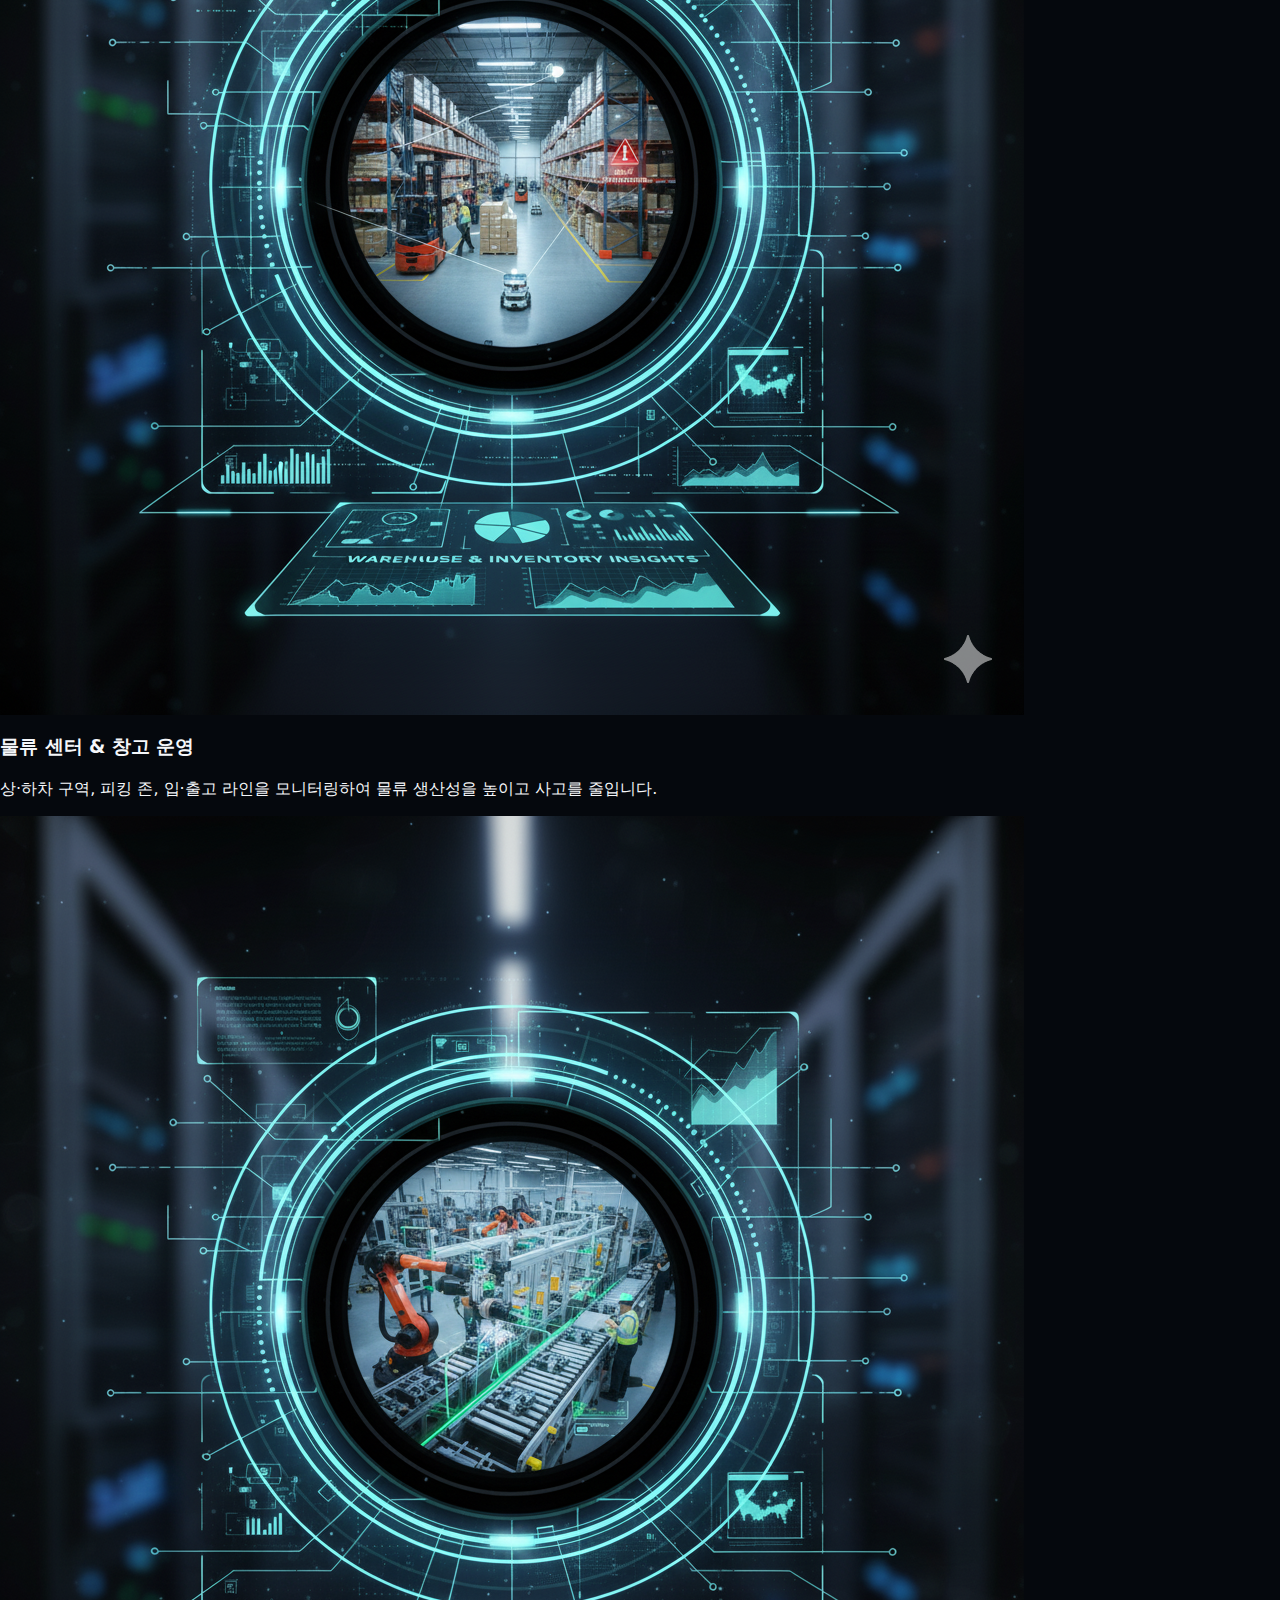
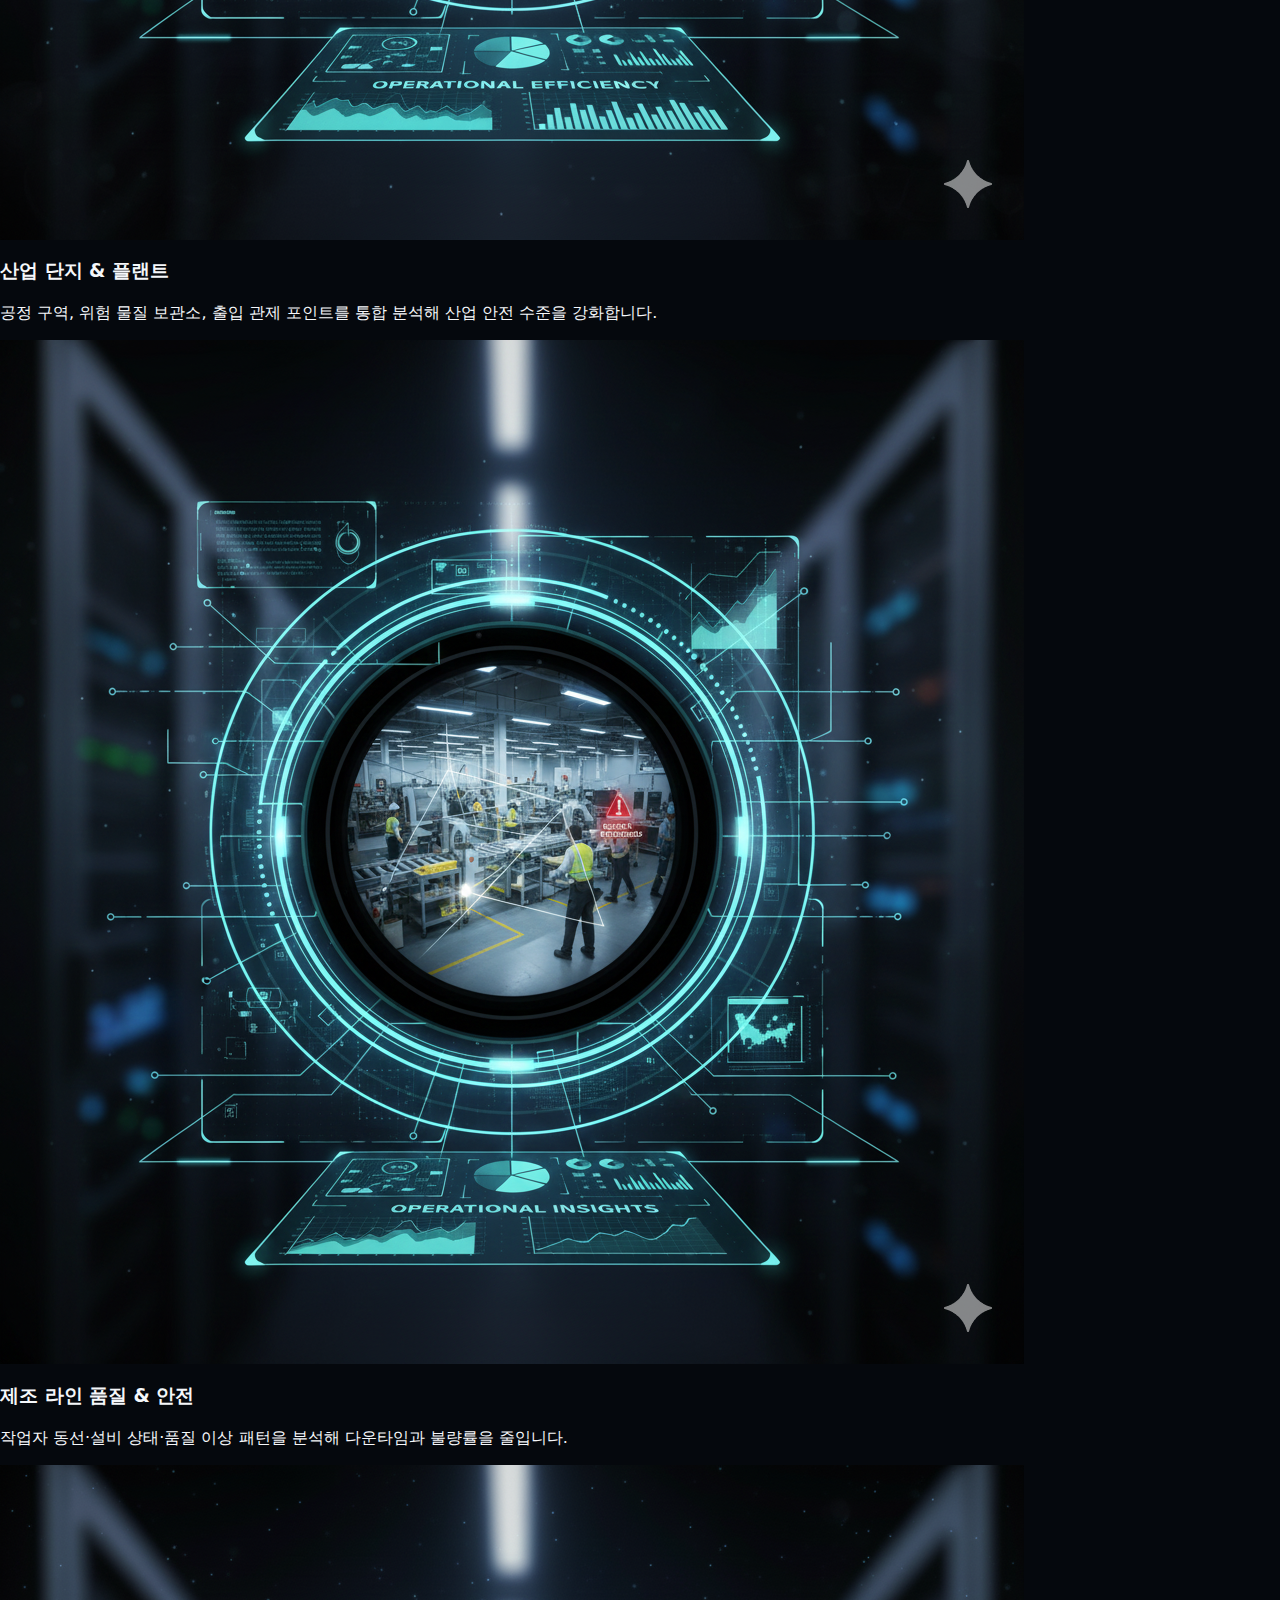
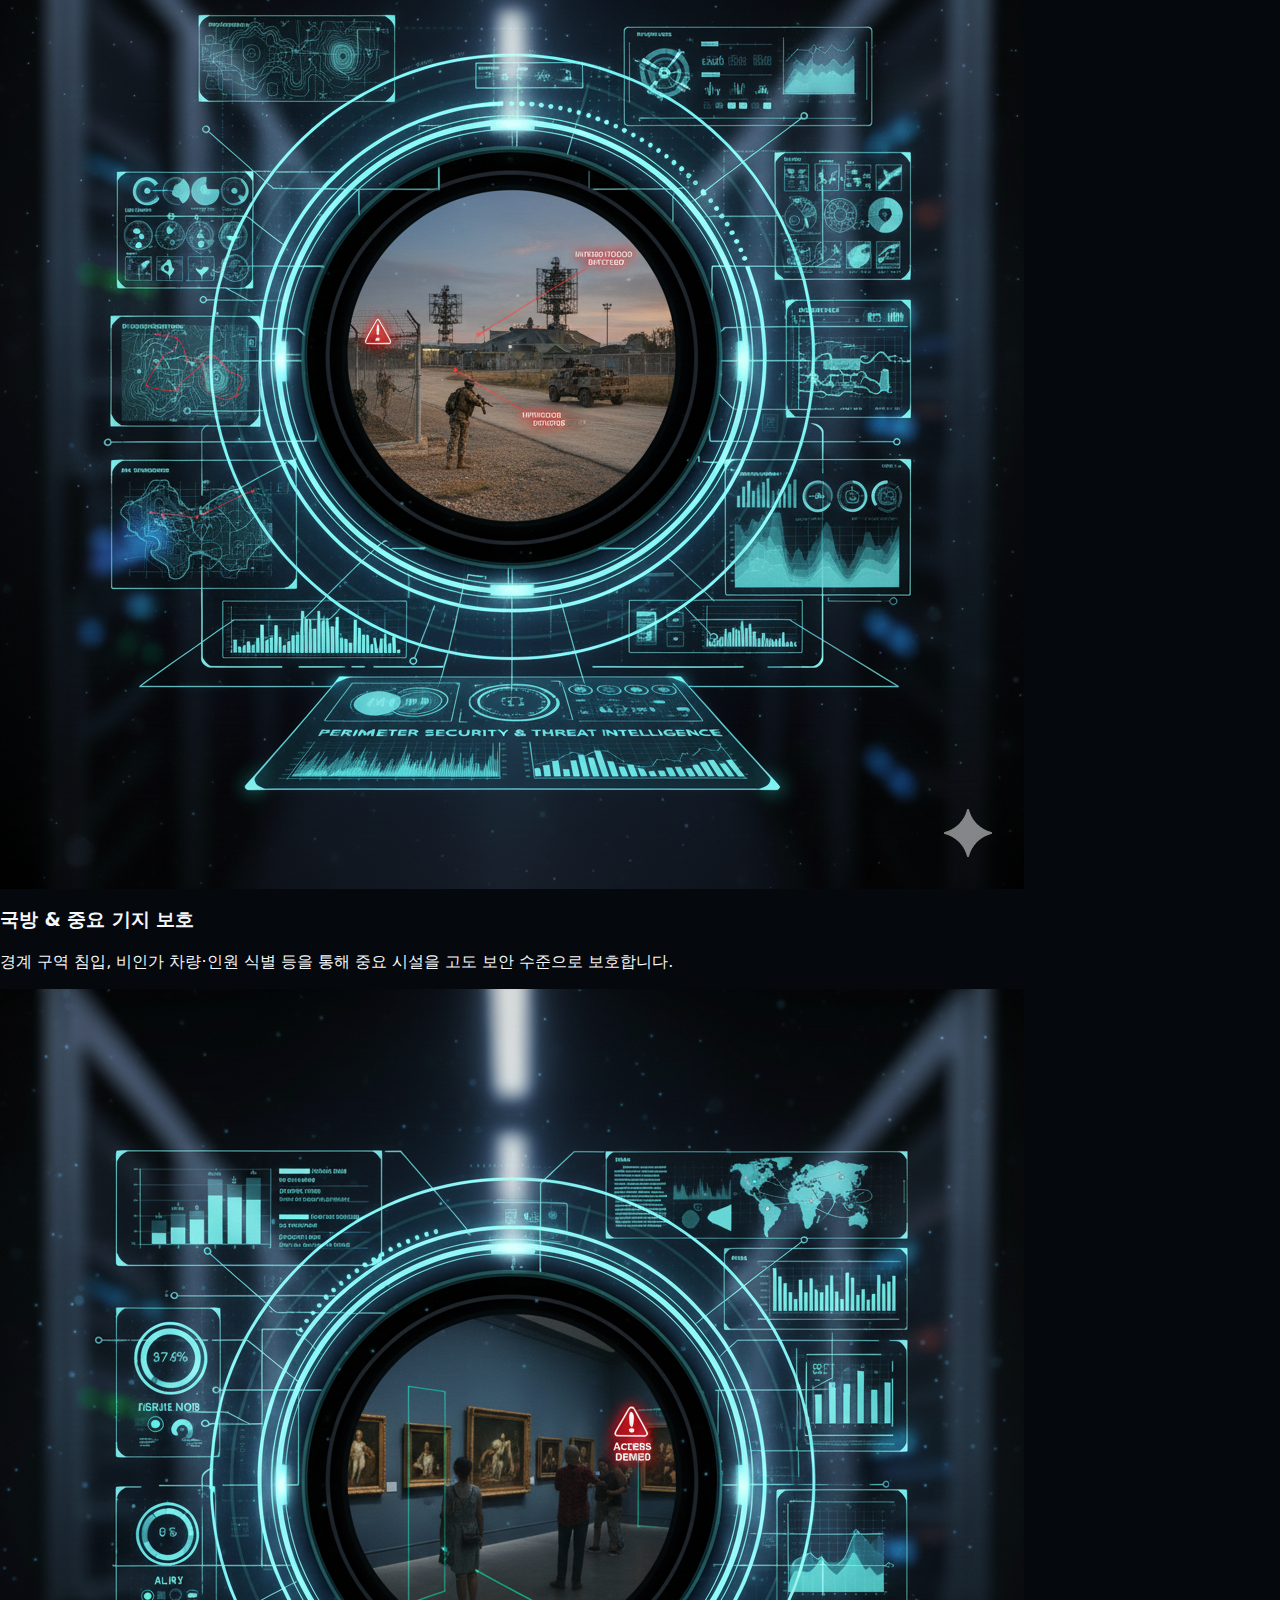
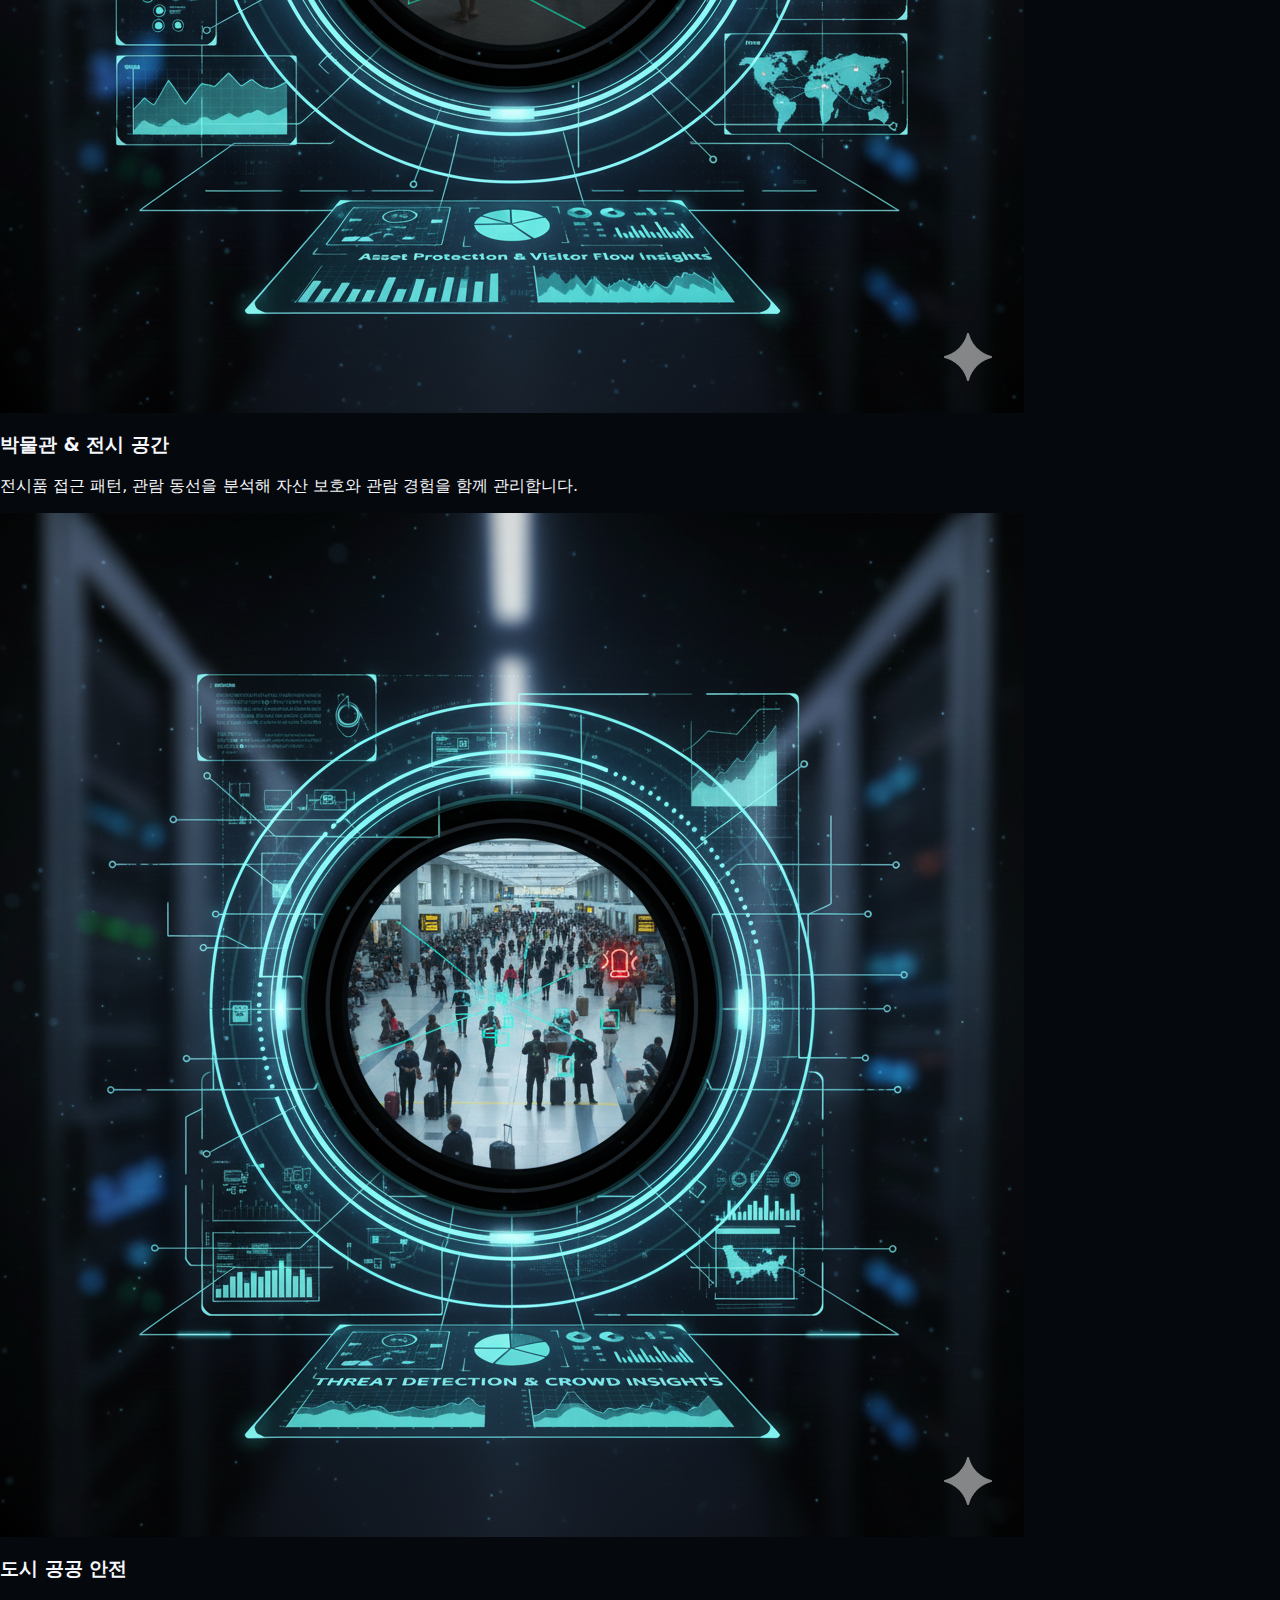
<file: industry.html>
<!DOCTYPE html>
<html lang="ko">
  <head>
    <meta charset="UTF-8" />
    <title>Industries – Futec Solutions</title>
    <meta name="viewport" content="width=device-width, initial-scale=1.0" />
    <link rel="stylesheet" href="assets/css/styles.css" />
    <script defer src="assets/js/main.js"></script>
  </head>
  <body class="lang-ko">
    <div data-include="header.html"></div>

    <main class="site-main">
      <section class="hero hero-sub hero-industry">
        <div class="hero-animation-block">
          <div class="hero-animation-background"></div>
          <div class="hero-text">
            <h1>
              <span class="lang-ko">산업별 AI 영상분석 활용</span>
              <span class="lang-en">AI Video Analytics by Industry</span>
            </h1>
            <p>
              <span class="lang-ko">
                퓨텍솔루션즈는 다양한 산업 환경에서 요구되는 보안·안전·운영 효율화 시나리오를
                AI 기반 영상분석 기술로 지원합니다.
              </span>
              <span class="lang-en">
                Futec Solutions supports security, safety, and operational efficiency use cases
                across a wide range of industries using AI-powered video analytics.
              </span>
            </p>
          </div>
        </div>
      </section>

      <section class="section">
        <div class="section-inner">
          <h2>
            <span class="lang-ko">주요 산업 영역</span>
            <span class="lang-en">Key Industry Segments</span>
          </h2>

          <div class="industry-grid">
            <article class="industry-card" id="agriculture">
              <img src="assets/img/animation_agriculture.png" alt="AI Agriculture Analytics" />
              <h3>
                <span class="lang-ko">스마트 팜 & 농업 보안</span>
                <span class="lang-en">Smart Farm & Agriculture Security</span>
              </h3>
              <p>
                <span class="lang-ko">
                  재배 구역 침입 감지, 장비 도난 방지, 작업 동선 분석 등으로
                  안정적인 농업 운영을 지원합니다.
                </span>
                <span class="lang-en">
                  Detect intrusions, prevent equipment theft, and analyze worker routes
                  to support secure and efficient farm operations.
                </span>
              </p>
            </article>

            <article class="industry-card" id="banking">
              <img src="assets/img/animation_banking.png" alt="AI Banking Analytics" />
              <h3>
                <span class="lang-ko">금융 기관 지점·ATM 보안</span>
                <span class="lang-en">Bank Branch & ATM Security</span>
              </h3>
              <p>
                <span class="lang-ko">
                  지점·ATM 주변 이상 행동 감지와 대기열 분석을 통해
                  금융 거래 환경의 안전과 고객 경험을 향상합니다.
                </span>
                <span class="lang-en">
                  Detect abnormal behavior around branches and ATMs and analyze queues
                  to improve safety and customer experience.
                </span>
              </p>
            </article>

            <article class="industry-card" id="community-safety">
              <img src="assets/img/animation_community safety.png" alt="AI Community Safety" />
              <h3>
                <span class="lang-ko">커뮤니티 & 생활 안전</span>
                <span class="lang-en">Community & Neighborhood Safety</span>
              </h3>
              <p>
                <span class="lang-ko">
                  공원·주거 단지 등 생활 공간에서 위협 행동과 위험 상황을
                  실시간으로 모니터링합니다.
                </span>
                <span class="lang-en">
                  Monitor threatening behavior and risk situations in parks and
                  residential areas in real time.
                </span>
              </p>
            </article>

            <article class="industry-card" id="construction">
              <img src="assets/img/animation_construction.png" alt="AI Construction Safety" />
              <h3>
                <span class="lang-ko">건설 현장 안전 관리</span>
                <span class="lang-en">Construction Site Safety</span>
              </h3>
              <p>
                <span class="lang-ko">
                  보호구 착용 여부, 출입 통제, 위험 구역 접근 등
                  산업안전 이슈를 사전에 감지합니다.
                </span>
                <span class="lang-en">
                  Detect PPE compliance, access control issues, and risky zone
                  approaches to prevent safety incidents.
                </span>
              </p>
            </article>

            <article class="industry-card" id="education">
              <img src="assets/img/animation_education Campus.png" alt="AI Education Campus Analytics" />
              <h3>
                <span class="lang-ko">교육 캠퍼스 통합 보안</span>
                <span class="lang-en">Education Campus Security</span>
              </h3>
              <p>
                <span class="lang-ko">
                  교내 출입, 통학로, 기숙사 구역 등에서 학생·교직원의
                  안전을 입체적으로 보호합니다.
                </span>
                <span class="lang-en">
                  Protect students and faculty across entrances, walkways and dormitory
                  zones with integrated analytics.
                </span>
              </p>
            </article>

            <article class="industry-card" id="entertainment">
              <img src="assets/img/animation_entertainment.png" alt="AI Entertainment Analytics" />
              <h3>
                <span class="lang-ko">엔터테인먼트 & 공연장</span>
                <span class="lang-en">Entertainment Venues</span>
              </h3>
              <p>
                <span class="lang-ko">
                  공연장·경기장·이벤트 홀의 군중 흐름을 분석하고
                  혼잡·긴급 상황을 빠르게 식별합니다.
                </span>
                <span class="lang-en">
                  Analyze crowd flows and quickly identify congestion or emergency
                  situations in stadiums and event halls.
                </span>
              </p>
            </article>

            <article class="industry-card" id="healthcare">
              <img src="assets/img/animation_healthcare.png" alt="AI Healthcare Analytics" />
              <h3>
                <span class="lang-ko">헬스케어 & 병원 보안</span>
                <span class="lang-en">Healthcare & Hospital Security</span>
              </h3>
              <p>
                <span class="lang-ko">
                  병실·중요 장비 구역·약품 보관소를 포함한 병원 전반에서
                  환자·직원의 안전과 자산을 보호합니다.
                </span>
                <span class="lang-en">
                  Protect patients, staff and critical assets across wards,
                  equipment rooms and medicine storage areas.
                </span>
              </p>
            </article>

            <article class="industry-card" id="hospitality">
              <img src="assets/img/animation_hospitality Hotel.png" alt="AI Hospitality & Hotel Analytics" />
              <h3>
                <span class="lang-ko">호스피탈리티 & 호텔 운영</span>
                <span class="lang-en">Hospitality & Hotel Operations</span>
              </h3>
              <p>
                <span class="lang-ko">
                  로비, 주차장, 객실층의 방문 패턴을 분석해
                  고객 경험과 운영 효율을 동시에 높입니다.
                </span>
                <span class="lang-en">
                  Analyze visitor patterns in lobbies, parking lots and guest floors
                  to enhance guest experience and efficiency.
                </span>
              </p>
            </article>

            <article class="industry-card" id="logistics">
              <img src="assets/img/animation_logistics.png" alt="AI Logistics & Warehousing Analytics" />
              <h3>
                <span class="lang-ko">물류 센터 & 창고 운영</span>
                <span class="lang-en">Logistics & Warehousing</span>
              </h3>
              <p>
                <span class="lang-ko">
                  상·하차 구역, 피킹 존, 입·출고 라인을 모니터링하여
                  물류 생산성을 높이고 사고를 줄입니다.
                </span>
                <span class="lang-en">
                  Monitor loading docks, picking zones and in/outbound lines to
                  improve logistics productivity and reduce incidents.
                </span>
              </p>
            </article>

            <article class="industry-card" id="industry">
              <img src="assets/img/animation_industry.png" alt="AI Industrial Sites Analytics" />
              <h3>
                <span class="lang-ko">산업 단지 & 플랜트</span>
                <span class="lang-en">Industrial Sites & Plants</span>
              </h3>
              <p>
                <span class="lang-ko">
                  공정 구역, 위험 물질 보관소, 출입 관제 포인트를 통합 분석해
                  산업 안전 수준을 강화합니다.
                </span>
                <span class="lang-en">
                  Analyze process areas, hazardous material storage and access points
                  to strengthen industrial safety.
                </span>
              </p>
            </article>

            <article class="industry-card" id="manufacturing">
              <img src="assets/img/animation_manufacturing.png" alt="AI Manufacturing Analytics" />
              <h3>
                <span class="lang-ko">제조 라인 품질 & 안전</span>
                <span class="lang-en">Manufacturing Quality & Safety</span>
              </h3>
              <p>
                <span class="lang-ko">
                  작업자 동선·설비 상태·품질 이상 패턴을 분석해
                  다운타임과 불량률을 줄입니다.
                </span>
                <span class="lang-en">
                  Analyze worker movements, equipment conditions and quality
                  anomalies to reduce downtime and defects.
                </span>
              </p>
            </article>

            <article class="industry-card" id="military">
              <img src="assets/img/animation_military.png" alt="AI Military & Defense Analytics" />
              <h3>
                <span class="lang-ko">국방 & 중요 기지 보호</span>
                <span class="lang-en">Defense & Critical Bases</span>
              </h3>
              <p>
                <span class="lang-ko">
                  경계 구역 침입, 비인가 차량·인원 식별 등을 통해
                  중요 시설을 고도 보안 수준으로 보호합니다.
                </span>
                <span class="lang-en">
                  Detect perimeter intrusions and identify unauthorized vehicles
                  or personnel for high-level protection of critical sites.
                </span>
              </p>
            </article>

            <article class="industry-card" id="museums">
              <img src="assets/img/animation_museums.png" alt="AI Museums & Galleries Analytics" />
              <h3>
                <span class="lang-ko">박물관 & 전시 공간</span>
                <span class="lang-en">Museums & Galleries</span>
              </h3>
              <p>
                <span class="lang-ko">
                  전시품 접근 패턴, 관람 동선을 분석해
                  자산 보호와 관람 경험을 함께 관리합니다.
                </span>
                <span class="lang-en">
                  Analyze exhibit approaches and visitor flows to protect assets
                  while managing the visitor experience.
                </span>
              </p>
            </article>

            <article class="industry-card" id="public-safety">
              <img src="assets/img/animation_public safety.png" alt="AI Public Safety Analytics" />
              <h3>
                <span class="lang-ko">도시 공공 안전</span>
                <span class="lang-en">Urban Public Safety</span>
              </h3>
              <p>
                <span class="lang-ko">
                  거리·광장·교차로에서의 이상 행동과 사고 징후를 탐지해
                  도시 안전 센터와 연계할 수 있습니다.
                </span>
                <span class="lang-en">
                  Detect abnormal behavior and incident signs in streets, squares
                  and intersections to integrate with city safety centers.
                </span>
              </p>
            </article>

            <article class="industry-card" id="retail">
              <img src="assets/img/animation_retail.png" alt="AI Retail Analytics" />
              <h3>
                <span class="lang-ko">리테일 매장 분석</span>
                <span class="lang-en">Retail Store Analytics</span>
              </h3>
              <p>
                <span class="lang-ko">
                  방문자 동선·체류 시간·매장 혼잡도를 분석해
                  매장 운영과 마케팅 전략에 활용합니다.
                </span>
                <span class="lang-en">
                  Analyze visitor paths, dwell time and congestion to optimize
                  store operations and marketing strategies.
                </span>
              </p>
            </article>

            <article class="industry-card" id="smart-city">
              <img src="assets/img/animation_smart city.png" alt="AI Smart City Analytics" />
              <h3>
                <span class="lang-ko">스마트 시티 관제</span>
                <span class="lang-en">Smart City Operations</span>
              </h3>
              <p>
                <span class="lang-ko">
                  교통·치안·환경 정보를 통합 분석해
                  도시 운영 효율과 시민 편의를 높입니다.
                </span>
                <span class="lang-en">
                  Integrate traffic, safety and environmental data to improve
                  city operations and citizen convenience.
                </span>
              </p>
            </article>

            <article class="industry-card" id="transport">
              <img src="assets/img/animation_transport hub.png" alt="AI Transport Hub Analytics" />
              <h3>
                <span class="lang-ko">공항 & 환승 허브</span>
                <span class="lang-en">Airports & Transport Hubs</span>
              </h3>
              <p>
                <span class="lang-ko">
                  승객 흐름, 대기열, 보안 검색 구역을 분석해
                  허브 전반의 안전과 처리량을 향상합니다.
                </span>
                <span class="lang-en">
                  Analyze passenger flows, queues and security checkpoints
                  to improve safety and throughput across hubs.
                </span>
              </p>
            </article>

            <article class="industry-card" id="utilities">
              <img src="assets/img/animation_utilities.png" alt="AI Utilities & Energy Analytics" />
              <h3>
                <span class="lang-ko">에너지 & 유틸리티 인프라</span>
                <span class="lang-en">Energy & Utilities Infrastructure</span>
              </h3>
              <p>
                <span class="lang-ko">
                  발전소, 변전소, 송·배전 설비를 영상으로 모니터링하여
                  이상 징후를 조기에 탐지합니다.
                </span>
                <span class="lang-en">
                  Monitor power plants, substations and transmission facilities
                  to detect anomalies at an early stage.
                </span>
              </p>
            </article>
          </div>
        </div>
      </section>
    </main>

    <div data-include="footer.html"></div>
  </body>
</html>
</file>
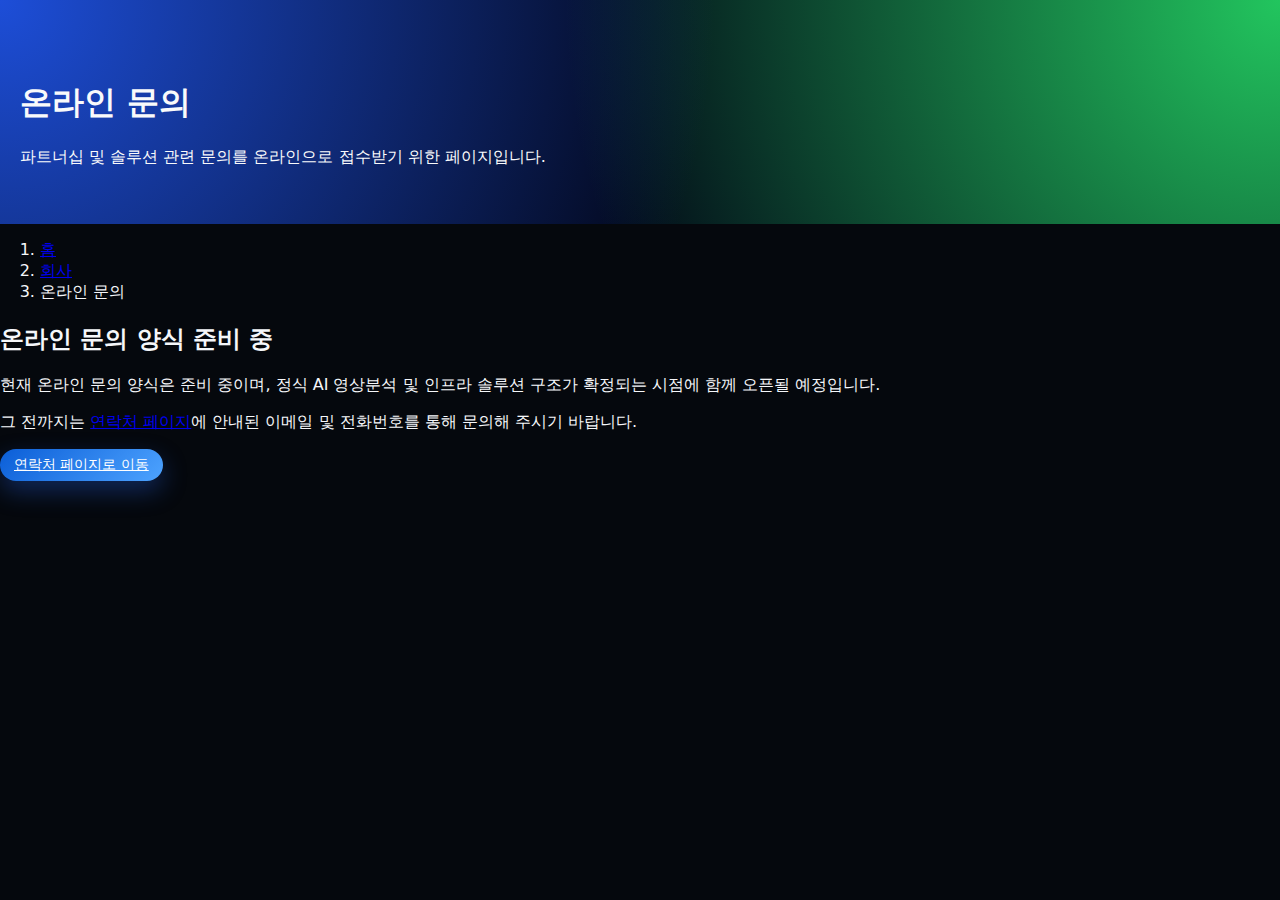
<file: inquiry.html>
<!DOCTYPE html>
<html lang="ko" data-lang="ko">
  <head>
    <meta charset="UTF-8" />
    <title>온라인 문의 | Futec Solutions Inc.</title>
    <meta
      name="description"
      content="퓨텍솔루션즈(주)의 온라인 문의 페이지입니다. 현재는 Coming soon 상태입니다."
    />
    <meta name="viewport" content="width=device-width, initial-scale=1" />
    <link rel="stylesheet" href="assets/css/styles.css" />
  </head>
  <body>
    <div id="header-placeholder"></div>

    <main class="main-content">
      <section class="hero hero--compact">
        <div class="hero__inner">
          <div>
            <h1 class="hero__title">
              <span class="lang-ko">온라인 문의</span>
              <span class="lang-en">Online Inquiry</span>
            </h1>
            <p class="hero__subtitle">
              <span class="lang-ko">
                파트너십 및 솔루션 관련 문의를 온라인으로 접수받기 위한 페이지입니다.
              </span>
              <span class="lang-en">
                A page for submitting partnership and solution inquiries online.
              </span>
            </p>
          </div>
        </div>
      </section>

      <nav class="breadcrumb" aria-label="Breadcrumb">
        <div class="breadcrumb__inner">
          <ol>
            <li>
              <a href="index.html">
                <span class="lang-ko">홈</span>
                <span class="lang-en">Home</span>
              </a>
            </li>
            <li>
              <a href="inquiry.html">
                <span class="lang-ko">회사</span>
                <span class="lang-en">Company</span>
              </a>
            </li>
            <li>
              <span class="lang-ko">온라인 문의</span>
              <span class="lang-en">Online Inquiry</span>
            </li>
          </ol>
        </div>
      </nav>

      <section class="section section--light">
        <div class="container">
          <div class="coming-soon">
            <h2 class="coming-soon__title">
              <span class="lang-ko">온라인 문의 양식 준비 중</span>
              <span class="lang-en">Online Inquiry Form in Preparation</span>
            </h2>
            <p class="coming-soon__text">
              <span class="lang-ko">
                현재 온라인 문의 양식은 준비 중이며, 정식 AI 영상분석 및 인프라 솔루션
                구조가 확정되는 시점에 함께 오픈될 예정입니다.
              </span>
              <span class="lang-en">
                Our online inquiry form is currently being prepared and will be launched
                together with the finalized AI analytics and infrastructure offering.
              </span>
            </p>
            <p class="coming-soon__text">
              <span class="lang-ko">
                그 전까지는
                <a href="contact.html">연락처 페이지</a>에 안내된 이메일 및 전화번호를 통해
                문의해 주시기 바랍니다.
              </span>
              <span class="lang-en">
                Until then, please use the email and phone number listed on our
                <a href="contact.html">Contact page</a> for any inquiries.
              </span>
            </p>
            <a href="contact.html" class="btn-primary">
              <span class="lang-ko">연락처 페이지로 이동</span>
              <span class="lang-en">Go to Contact Page</span>
            </a>
          </div>
        </div>
      </section>
    </main>

    <div id="footer-placeholder"></div>
    <script src="assets/js/main.js"></script>
  </body>
</html>
</file>
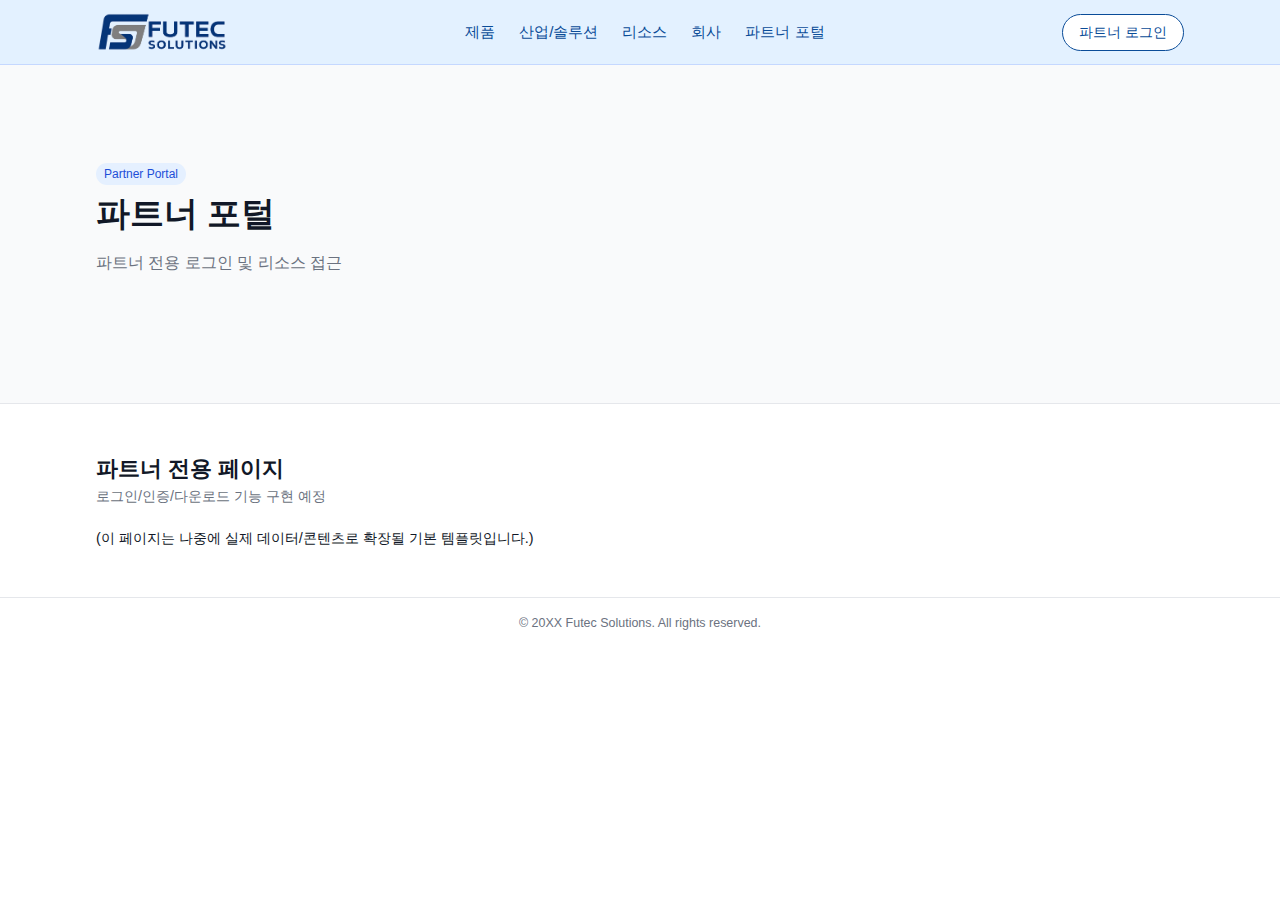
<file: partner-portal.html>
<!DOCTYPE html>
<html lang="ko">
<head>
  <meta charset="UTF-8" />
  <title>파트너 포털 - Futec Solutions</title>
  <meta name="viewport" content="width=device-width, initial-scale=1" />
  <link rel="stylesheet" href="assets/css/style.css">
</head>

<body>

<header>
  <div class="container nav">
    <div class="logo">
      <img src="assets/images/futeclogo_1k.png" alt="Futec Solutions Logo" />
    </div>

    <nav class="nav-menu" id="navMenu">
      <div class="nav-item"><a href="products.html">제품</a></div>
      <div class="nav-item"><a href="solutions.html">산업/솔루션</a></div>
      <div class="nav-item"><a href="resources.html">리소스</a></div>
      <div class="nav-item"><a href="company.html">회사</a></div>
      <div class="nav-item"><a href="partner-portal.html">파트너 포털</a></div>
    </nav>

    <button class="nav-cta" onclick="location.href='partner-portal.html'">파트너 로그인</button>
    <div class="menu-toggle" id="menuToggle">☰</div>
  </div>
</header>

<main>
  <section class="hero">
    <div class="container hero-inner">
      <div>
        <p class="section-badge">Partner Portal</p>
        <h1 class="hero-title">파트너 포털</h1>
        <p class="hero-sub">파트너 전용 로그인 및 리소스 접근</p>
      </div>
    </div>
  </section>

  <section>
    <div class="container">
      <h2 class="section-title">파트너 전용 페이지</h2>
      <p class="section-desc">로그인/인증/다운로드 기능 구현 예정</p>
      <p style="margin-top:20px; font-size:0.9rem;">(이 페이지는 나중에 실제 데이터/콘텐츠로 확장될 기본 템플릿입니다.)</p>
    </div>
  </section>
</main>

<footer>
  © 20XX Futec Solutions. All rights reserved.
</footer>

<script src="assets/js/main.js"></script>
</body>
</html>
</file>
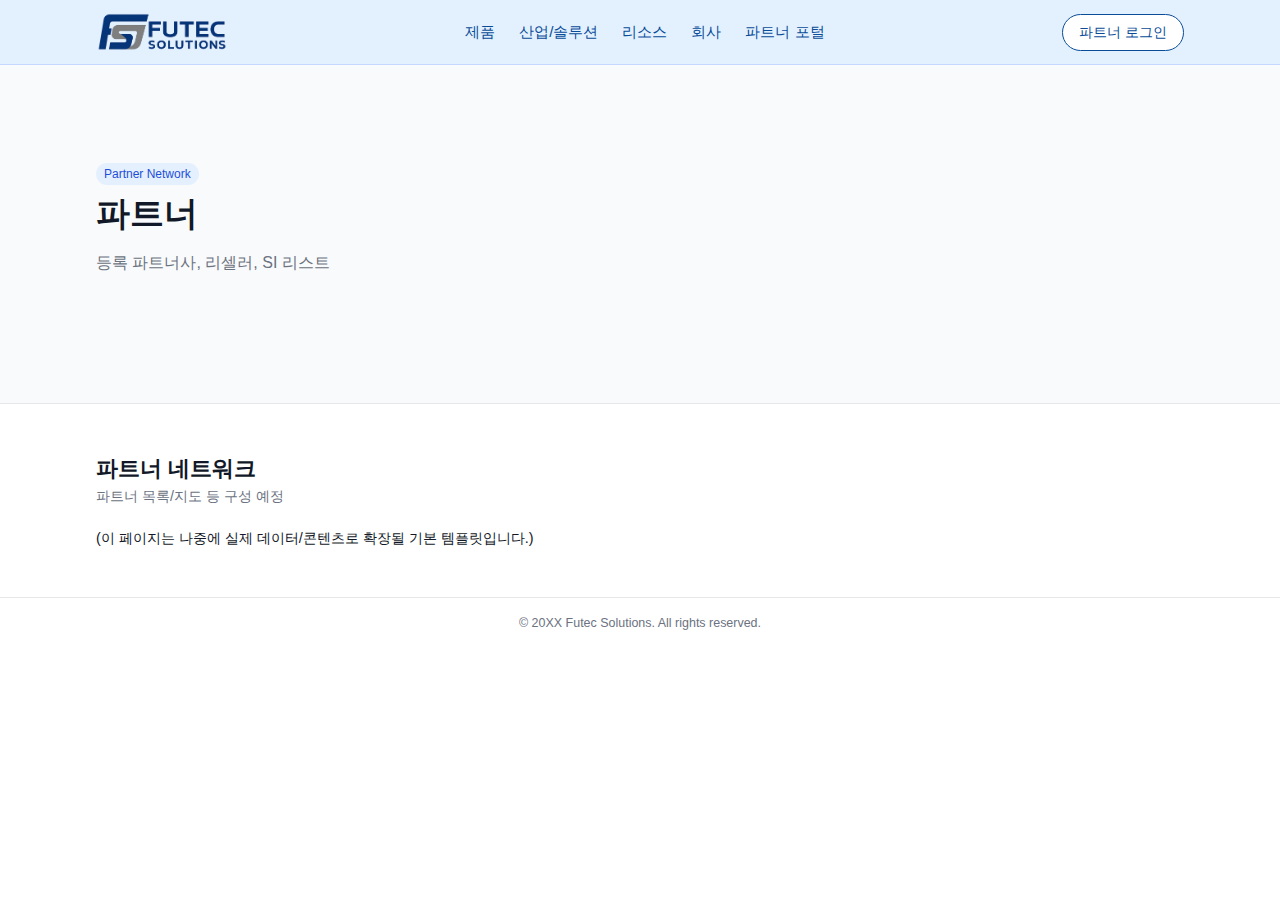
<file: partners.html>
<!DOCTYPE html>
<html lang="ko">
<head>
  <meta charset="UTF-8" />
  <title>파트너 - Futec Solutions</title>
  <meta name="viewport" content="width=device-width, initial-scale=1" />
  <link rel="stylesheet" href="assets/css/style.css">
</head>

<body>

<header>
  <div class="container nav">
    <div class="logo">
      <img src="assets/images/futeclogo_1k.png" alt="Futec Solutions Logo" />
    </div>

    <nav class="nav-menu" id="navMenu">
      <div class="nav-item"><a href="products.html">제품</a></div>
      <div class="nav-item"><a href="solutions.html">산업/솔루션</a></div>
      <div class="nav-item"><a href="resources.html">리소스</a></div>
      <div class="nav-item"><a href="company.html">회사</a></div>
      <div class="nav-item"><a href="partner-portal.html">파트너 포털</a></div>
    </nav>

    <button class="nav-cta" onclick="location.href='partner-portal.html'">파트너 로그인</button>
    <div class="menu-toggle" id="menuToggle">☰</div>
  </div>
</header>

<main>
  <section class="hero">
    <div class="container hero-inner">
      <div>
        <p class="section-badge">Partner Network</p>
        <h1 class="hero-title">파트너</h1>
        <p class="hero-sub">등록 파트너사, 리셀러, SI 리스트</p>
      </div>
    </div>
  </section>

  <section>
    <div class="container">
      <h2 class="section-title">파트너 네트워크</h2>
      <p class="section-desc">파트너 목록/지도 등 구성 예정</p>
      <p style="margin-top:20px; font-size:0.9rem;">(이 페이지는 나중에 실제 데이터/콘텐츠로 확장될 기본 템플릿입니다.)</p>
    </div>
  </section>
</main>

<footer>
  © 20XX Futec Solutions. All rights reserved.
</footer>

<script src="assets/js/main.js"></script>
</body>
</html>
</file>
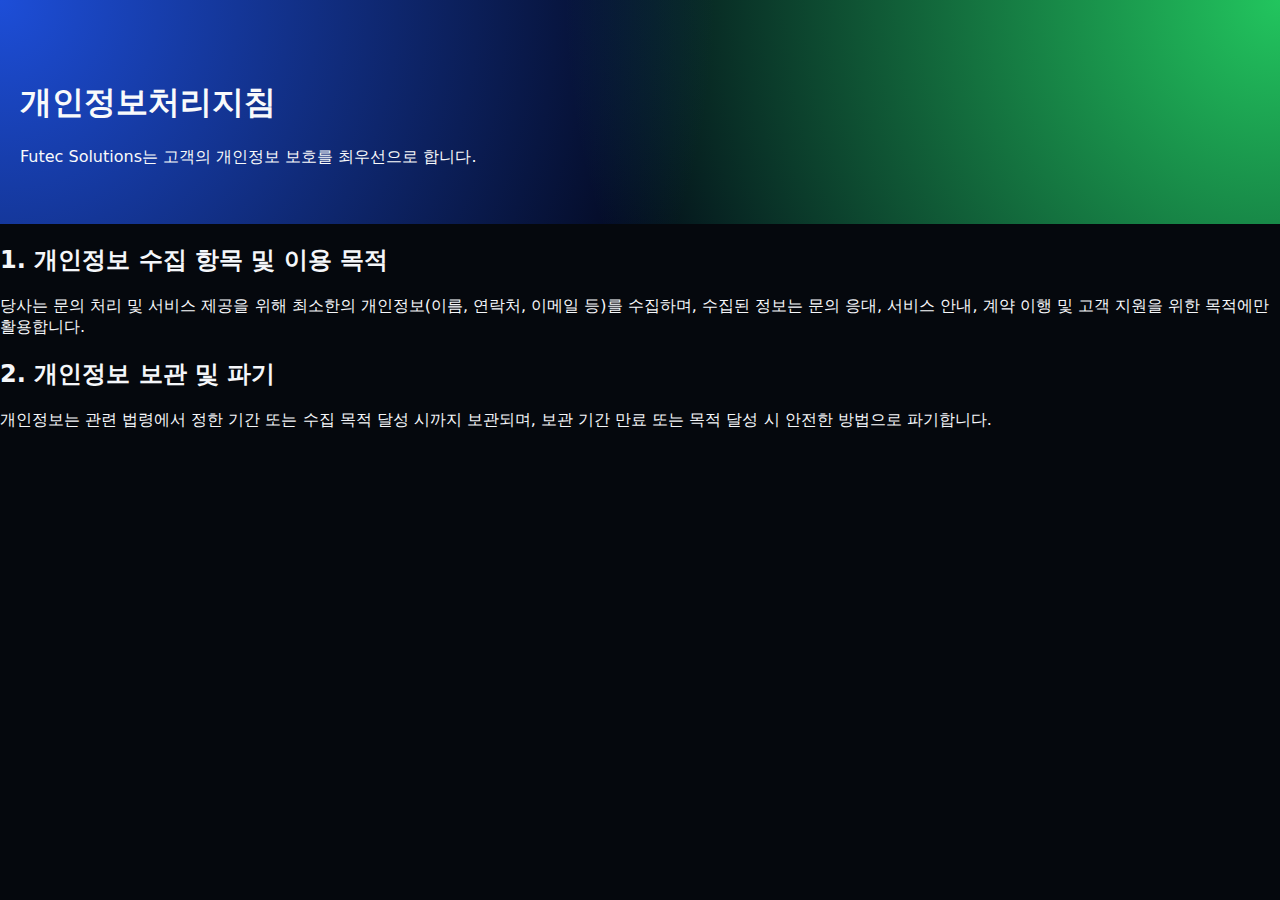
<file: privacy.html>
<!DOCTYPE html>
<html lang="ko">
  <head>
    <meta charset="UTF-8" />
    <title>Privacy Policy – Futec Solutions</title>
    <link rel="stylesheet" href="assets/css/styles.css" />
    <script defer src="assets/js/main.js"></script>
  </head>
  <body>
    <div data-include="header.html"></div>

    <main class="site-main">
      <section class="hero hero-sub hero-privacy">
        <div class="hero-animation-block">
          <div class="hero-animation-background"></div>
          <div class="hero-text">
            <h1>
              <span class="lang-ko">개인정보처리지침</span>
              <span class="lang-en">Privacy Policy</span>
            </h1>
            <p>
              <span class="lang-ko">
                Futec Solutions는 고객의 개인정보 보호를 최우선으로 합니다.
              </span>
              <span class="lang-en">
                Futec Solutions places the highest priority on protecting your personal data.
              </span>
            </p>
          </div>
        </div>
      </section>

      <section class="section privacy-policy">
        <div class="section-inner">
          <h2>
            <span class="lang-ko">1. 개인정보 수집 항목 및 이용 목적</span>
            <span class="lang-en">1. Collected Data and Purpose</span>
          </h2>
          <p>
            <span class="lang-ko">
              당사는 문의 처리 및 서비스 제공을 위해 최소한의 개인정보(이름, 연락처, 이메일 등)를
              수집하며, 수집된 정보는 문의 응대, 서비스 안내, 계약 이행 및 고객 지원을 위한 목적에만
              활용합니다.
            </span>
            <span class="lang-en">
              We collect minimal personal information (such as name, contact number and email)
              for inquiry handling and service delivery, and use this information solely for
              responding to inquiries, providing service information, fulfilling contracts
              and customer support.
            </span>
          </p>

          <h2>
            <span class="lang-ko">2. 개인정보 보관 및 파기</span>
            <span class="lang-en">2. Retention and Destruction</span>
          </h2>
          <p>
            <span class="lang-ko">
              개인정보는 관련 법령에서 정한 기간 또는 수집 목적 달성 시까지 보관되며, 보관 기간 만료
              또는 목적 달성 시 안전한 방법으로 파기합니다.
            </span>
            <span class="lang-en">
              Personal data is retained for the period required by applicable laws or until
              the purpose of collection is fulfilled, and is securely destroyed upon
              expiration of the retention period or achievement of the purpose.
            </span>
          </p>
        </div>
      </section>
    </main>

    <div data-include="footer.html"></div>
  </body>
</html>
</file>
<file: assets/css/styles.css>
:root {
  --color-primary: #05387a;
  --color-gray: #818181;
  --color-header-bg: #1f2833;
  --color-header-bg-light: #273341;
  --color-footer-bg: #151b23;
  --color-text-main: #f5f7fa;
  --color-text-muted: #c0c4cc;
  --color-accent: #4da3ff;
  --shadow-soft: 0 18px 45px rgba(0, 0, 0, 0.45);
  --shadow-subtle: 0 8px 24px rgba(0, 0, 0, 0.3);
  --radius-lg: 14px;
  --radius-pill: 999px;
  --transition-fast: 0.18s ease-out;
  --transition-med: 0.24s ease-out;
  --layout-max-width: 1120px;
}

*,
*::before,
*::after {
  box-sizing: border-box;
}

body {
  margin: 0;
  font-family: system-ui, -apple-system, BlinkMacSystemFont, "Segoe UI",
    sans-serif;
  background: #05080d;
  color: var(--color-text-main);
  min-height: 100vh;
}

img {
  max-width: 100%;
  display: block;
}

/* Layout */
.site-header {
  position: sticky;
  top: 0;
  z-index: 1000;
  background: linear-gradient(
    135deg,
    var(--color-header-bg) 0%,
    #131922 50%,
    #10141c 100%
  );
  border-bottom: 1px solid rgba(255, 255, 255, 0.06);
  backdrop-filter: blur(12px);
}

.header-inner {
  position: relative;
  max-width: var(--layout-max-width);
  margin: 0 auto;
  padding: 10px 20px;
  display: flex;
  align-items: center;
  gap: 20px;
}

.logo-area {
  display: flex;
  align-items: center;
}

.logo-img {
  height: 40px;
  width: auto;
}

/* Navigation */
.main-nav {
  display: flex;
  align-items: center;
  justify-content: space-between;
  flex: 1;
  gap: 20px;
}

.main-menu {
  display: flex;
  align-items: center;
  gap: 20px;
  list-style: none;
  margin: 0;
  padding: 0;
}

.menu-item {
}

.menu-link {
  border: none;
  background: transparent;
  color: var(--color-text-main);
  font-size: 0.94rem;
  padding: 10px 4px;
  display: inline-flex;
  align-items: center;
  gap: 6px;
  cursor: pointer;
  letter-spacing: 0.01em;
  position: relative;
}

.menu-link::before {
  content: "";
  position: absolute;
  left: 0;
  right: 0;
  bottom: 4px;
  height: 2px;
  border-radius: 999px;
  background: linear-gradient(90deg, #4da3ff, #7bd5ff);
  opacity: 0;
  transform: scaleX(0.6);
  transform-origin: center;
  transition: opacity var(--transition-fast),
    transform var(--transition-fast);
}

.menu-item:hover > .menu-link::before,
.menu-item.open > .menu-link::before {
  opacity: 1;
  transform: scaleX(1);
}

.menu-arrow {
  font-size: 0.86rem;
  opacity: 0.65;
  transition: transform var(--transition-fast), opacity var(--transition-fast),
    color var(--transition-fast);
}

.menu-arrow-up {
  display: none;
}

.menu-item.open .menu-arrow-down {
  display: none;
}

.menu-item.open .menu-arrow-up {
  display: inline;
}

.menu-item::after {
  content: "";
  position: absolute;
  left: 0;
  right: 0;
  top: 100%;
  height: 10px;
  background: #0d1117;
  opacity: 0;
  transition: opacity var(--transition-fast);
  pointer-events: none;
}

.menu-item.open::after {
  opacity: 1;
}

.mega-menu {
  position: absolute;
  left: 0;
  right: 0;
  top: 100%;
  width: 100%;
  background: rgba(18, 24, 32, 0.98);
  border-radius: var(--radius-lg);
  box-shadow: var(--shadow-soft);
  border: 1px solid rgba(255, 255, 255, 0.06);
  padding: 16px 18px 18px;
  margin-top: 10px;
  opacity: 0;
  visibility: hidden;
  transform: translateY(6px);
  transition: opacity var(--transition-med), transform var(--transition-med),
    visibility var(--transition-med);
}

.menu-item.open > .mega-menu {
  opacity: 1;
  visibility: visible;
  transform: translateY(0);
}

.mega-inner {
  display: flex;
  gap: 20px;
  flex-wrap: wrap;
}

.mega-inner.grid-4 {
  width: 720px;
}

.mega-column {
  min-width: 180px;
}

.mega-column.horizontal {
  flex: 1 1 0;
}

.mega-column h3 {
  margin: 0 0 6px;
  font-size: 0.9rem;
  font-weight: 600;
  color: #ffffff;
}

.mega-column ul {
  list-style: none;
  margin: 0;
  padding: 0;
}

.mega-column li + li {
  margin-top: 4px;
}

.mega-column a {
  display: block;
  font-size: 0.86rem;
  text-decoration: none;
  color: var(--color-text-muted);
  padding: 4px 0;
}

.mega-column a:hover {
  color: #ffffff;
}

/* Right side of nav */
.nav-right {
  display: flex;
  align-items: center;
  gap: 14px;
}

.search-toggle {
  border: none;
  background: rgba(255, 255, 255, 0.12);
  color: #ffffff;
  padding: 6px 12px;
  border-radius: var(--radius-pill);
  font-size: 0.82rem;
  cursor: pointer;
}

.search-toggle:hover {
  background: rgba(255, 255, 255, 0.18);
}

/* Language switcher */
.lang-switcher {
  position: relative;
}

.lang-toggle {
  border: none;
  background: rgba(255, 255, 255, 0.1);
  color: #ffffff;
  padding: 6px 10px 6px 8px;
  border-radius: var(--radius-pill);
  display: inline-flex;
  align-items: center;
  gap: 6px;
  cursor: pointer;
  font-size: 0.8rem;
}

.lang-icon {
  width: 18px;
  height: 18px;
  border-radius: 50%;
  overflow: hidden;
  background: radial-gradient(circle at 30% 20%, #4da3ff, #001529);
  display: inline-flex;
  align-items: center;
  justify-content: center;
}

.lang-icon svg {
  width: 14px;
  height: 14px;
  fill: none;
  stroke: rgba(255, 255, 255, 0.9);
  stroke-width: 1.2;
}

.lang-code {
  font-weight: 600;
}

.lang-arrow {
  font-size: 0.64rem;
  opacity: 0.8;
}

.lang-dropdown-panel {
  position: absolute;
  right: 0;
  top: calc(100% + 6px);
  min-width: 140px;
  background: #111827;
  border-radius: var(--radius-lg);
  box-shadow: var(--shadow-subtle);
  padding: 8px 8px 6px;
  border: 1px solid rgba(255, 255, 255, 0.1);
  opacity: 0;
  visibility: hidden;
  transform: translateY(4px);
  transition: opacity var(--transition-med), transform var(--transition-med),
    visibility var(--transition-med);
  z-index: 20;
}

.lang-dropdown-panel.open {
  opacity: 1;
  visibility: visible;
  transform: translateY(0);
}

.lang-dropdown-header {
  font-size: 0.75rem;
  font-weight: 600;
  color: #e5e7eb;
  margin-bottom: 4px;
  padding: 2px 6px 4px;
  border-bottom: 1px solid rgba(255, 255, 255, 0.08);
}

.lang-option {
  width: 100%;
  border: none;
  background: transparent;
  color: #e5e7eb;
  text-align: left;
  padding: 6px 6px;
  border-radius: 8px;
  font-size: 0.8rem;
  cursor: pointer;
}

.lang-option:hover {
  background: rgba(255, 255, 255, 0.08);
}

/* Search panel */
.search-panel {
  max-width: var(--layout-max-width);
  margin: 0 auto;
  padding: 8px 20px 12px;
  display: none;
}

.search-panel.open {
  display: block;
}

.search-form {
  background: rgba(15, 23, 42, 0.95);
  border-radius: var(--radius-lg);
  border: 1px solid rgba(148, 163, 184, 0.4);
  padding: 12px 14px 14px;
  box-shadow: var(--shadow-subtle);
}

.search-form label {
  display: block;
  font-size: 0.8rem;
  color: var(--color-text-muted);
  margin-bottom: 4px;
}

.search-form-row {
  display: flex;
  gap: 10px;
  align-items: center;
}

.search-form input[type="text"] {
  flex: 1;
  padding: 7px 10px;
  border-radius: 999px;
  border: 1px solid rgba(148, 163, 184, 0.7);
  background: #020617;
  color: #e5e7eb;
  font-size: 0.86rem;
}

.search-form input::placeholder {
  color: rgba(148, 163, 184, 0.9);
}

.search-form .btn-primary {
  white-space: nowrap;
}

/* Buttons & common */
.btn-primary {
  border: none;
  background: linear-gradient(135deg, #0b5ed7, #4da3ff);
  color: #ffffff;
  padding: 7px 14px;
  border-radius: 999px;
  font-size: 0.86rem;
  cursor: pointer;
  display: inline-flex;
  align-items: center;
  gap: 6px;
  box-shadow: 0 10px 24px rgba(37, 99, 235, 0.35);
}

.btn-primary:hover {
  background: linear-gradient(135deg, #0a58ca, #4593ea);
}

/* Mobile menu toggle */
.mobile-menu-toggle {
  border: none;
  background: rgba(15, 23, 42, 0.9);
  color: #ffffff;
  display: none;
  align-items: center;
  gap: 8px;
  padding: 6px 10px;
  border-radius: 999px;
  cursor: pointer;
}

.mobile-menu-toggle .menu-icon {
  font-size: 1.1rem;
}

/* Header divider */
.header-divider {
  height: 1px;
  background: linear-gradient(to right, #0f172a, #1e293b, #0f172a);
}

/* Hero and sections */
.site-main {
  padding-bottom: 40px;
}

.hero {
  padding: 60px 20px 40px;
  background: radial-gradient(circle at 0 0, #1d4ed8 0, transparent 55%),
    radial-gradient(circle at 100% 0, #22c55e 0, transparent 55%),
    linear-gradient(160deg, #020617, #020617 40%, #020617);
  color: #f9fafb;
}

.hero-inner {
  max-width: var(--layout-max-width);
  margin: 0 auto;
  display: grid;
  grid-template-columns: 1.2fr 1fr;
  gap: 40px;
  align-items: center;
}

.hero-title {
  font-size: 2.4rem;
  line-height: 1.25;
  margin: 0 0 14px;
}

.hero-subtitle {
  font-size: 1.02rem;
  color: #e5e7eb;
  max-width: 540px;
  margin-bottom: 18px;
}

/* ... 이하 기존 styles.css 나머지 내용 동일 (섹션, 카드, footer, media query 등) ... */
</file>
<file: assets/css/style.css>
:root {
      --primary: #3b82f6;    /* 연한 파랑 계열 */
      --primary-soft: #e5f0ff;
      --text-main: #111827;
      --text-sub: #6b7280;
      --bg: #ffffff;
      --border: #e5e7eb;
      --nav-bg: #E3F1FF;     /* 라이트 블루 헤더 배경 (로고색 계열) */
      --nav-text: #0A4C98;   /* 로고 메인색 텍스트 기본값 */
    }

    * { box-sizing: border-box; margin: 0; padding: 0; }

    body {
      font-family: -apple-system, BlinkMacSystemFont, "Segoe UI", sans-serif;
      background: var(--bg);
      color: var(--text-main);
      line-height: 1.5;
    }

    a { color: inherit; text-decoration: none; }

    header {
  position: sticky;
  top: 0;
  z-index: 100;
  background: var(--nav-bg);
  border-bottom: 1px solid #c5d8ff;
  transition: background 0.25s ease, border-color 0.25s ease, box-shadow 0.25s ease;
}

/* 스크롤 시 헤더 색상/그림자 변경 */
header.scrolled {
  background: #0A4C98;
  border-bottom-color: #06397B;
  box-shadow: 0 4px 12px rgba(15, 23, 42, 0.18);
}


    .container {
      max-width: 1120px;
      margin: 0 auto;
      padding: 0 16px;
    }

    .nav {
      display: flex;
      align-items: center;
      justify-content: space-between;
      height: 64px;
      position: relative;
    }

    .logo {
      display: flex;
      align-items: center;
    }

    .logo img {
      height: 40px;          /* 로고 높이 조정 */
      width: auto;
      display: block;
    }

    .nav-menu {
  display: flex;
  gap: 24px;
  font-size: 0.95rem;
  align-items: center;
}

header.scrolled .nav-menu {
  /* 모바일에서 dropdown가 열릴 때 다크 블루와 자연스럽게 연결 */
}

    .nav-item {
      position: relative;
    }

    .nav-menu > .nav-item > a {
  padding: 4px 0;
  position: relative;
  color: #0A4C98;  /* 기본: 라이트 블루 헤더 위의 진한 네이비 텍스트 */
  cursor: pointer;
  white-space: nowrap;
}

header.scrolled .nav-menu > .nav-item > a {
  color: #f9fafb;  /* 스크롤 후: 다크 블루 위의 흰색 텍스트 */
}


    .nav-menu > .nav-item > a::after {
      content: "";
      position: absolute;
      left: 0;
      bottom: -4px;
      width: 0;
      height: 2px;
      background: var(--nav-text);
      transition: width 0.2s ease;
    }

    .nav-menu > .nav-item > a:hover::after {
      width: 100%;
    }

    /* 서브 메뉴 */
    .submenu {
  position: absolute;
  top: 100%;
  left: 0;
  min-width: 180px;
  background: #ffffff;               /* 기본: 밝은 화이트 드롭다운 */
  border-radius: 0 0 8px 8px;
  border: 1px solid #cbd5f5;
  border-top: none;
  display: none;
  padding: 8px 0;
  box-shadow: 0 10px 20px rgba(15, 23, 42, 0.12);
}

.submenu a {
  display: block;
  padding: 6px 16px;
  font-size: 0.85rem;
  color: #0A4C98;
  cursor: pointer;
}

.submenu a:hover {
  background: #e5f0ff;
}

header.scrolled .submenu {
  background: #0A4C98;               /* 스크롤 후: 다크 블루 드롭다운 */
  border-color: #06397B;
}

header.scrolled .submenu a {
  color: #f9fafb;
}

header.scrolled .submenu a:hover {
  background: #06397B;
}

    .nav-item:hover .submenu {
      display: block;
    }

    .nav-cta {
  font-size: 0.9rem;
  padding: 8px 16px;
  border-radius: 999px;
  border: 1px solid #0A4C98;
  color: #0A4C98;
  background: #ffffff;
  cursor: pointer;
  white-space: nowrap;
}

.nav-cta:hover {
  background: #0A4C98;
  color: #f9fafb;
}

header.scrolled .nav-cta {
  border-color: #f9fafb;
  color: #0A4C98;
  background: #f9fafb;
}

header.scrolled .nav-cta:hover {
  background: #e5f0ff;
  color: #0A4C98;
}

.menu-toggle {
  display: none;
  cursor: pointer;
  font-size: 1.4rem;
  color: #0A4C98;
}

header.scrolled .menu-toggle {
  color: #f9fafb;
}

    /* Hero 섹션 */
    .hero {
      background: linear-gradient(135deg, #eff6ff, #ffffff);
      border-bottom: 1px solid var(--border);
    }

    .hero-inner {
      display: grid;
      grid-template-columns: minmax(0, 3fr) minmax(0, 2.5fr);
      gap: 32px;
      padding: 48px 16px 56px;
      align-items: center;
    }

    .hero-title {
      font-size: 2.1rem;
      font-weight: 700;
      margin-bottom: 12px;
    }

    .hero-sub {
      font-size: 1rem;
      color: var(--text-sub);
      margin-bottom: 24px;
    }

    .hero-badges {
      display: flex;
      flex-wrap: wrap;
      gap: 8px;
      margin-bottom: 24px;
    }

    .badge {
      font-size: 0.8rem;
      padding: 4px 10px;
      border-radius: 999px;
      background: var(--primary-soft);
      color: #1e3a8a;
    }

    .hero-actions {
      display: flex;
      flex-wrap: wrap;
      gap: 12px;
    }

    .btn-primary,
    .btn-outline {
      border-radius: 999px;
      padding: 10px 18px;
      font-size: 0.9rem;
      cursor: pointer;
      border: 1px solid transparent;
      display: inline-flex;
      align-items: center;
      gap: 6px;
    }

    .btn-primary {
      background: var(--primary);
      color: #ffffff;
      border-color: var(--primary);
    }

    .btn-primary:hover {
      opacity: 0.95;
    }

    .btn-outline {
      background: #ffffff;
      border-color: var(--border);
      color: #111827;
    }

    .btn-outline:hover {
      background: #f9fafb;
    }

    .hero-card {
      background: #ffffff;
      border-radius: 16px;
      padding: 20px;
      box-shadow: 0 12px 30px rgba(15, 23, 42, 0.08);
      border: 1px solid #e0edff;
    }

    .hero-card-title {
      font-size: 0.95rem;
      font-weight: 600;
      margin-bottom: 12px;
      color: #1d4ed8;
    }

    .hero-metrics {
      display: grid;
      grid-template-columns: repeat(2, minmax(0, 1fr));
      gap: 12px;
      margin-bottom: 16px;
    }

    .metric {
      padding: 12px;
      border-radius: 12px;
      background: #f9fafb;
      border: 1px solid #e5e7eb;
    }

    .metric-label {
      font-size: 0.78rem;
      color: var(--text-sub);
      margin-bottom: 4px;
    }

    .metric-value {
      font-size: 1.1rem;
      font-weight: 600;
    }

    .metric-sub {
      font-size: 0.75rem;
      color: var(--text-sub);
    }

    .hero-note {
      font-size: 0.75rem;
      color: var(--text-sub);
      border-top: 1px dashed #e5e7eb;
      padding-top: 10px;
      margin-top: 10px;
    }

    /* 공통 섹션 스타일 */
    section {
      padding: 48px 16px;
    }

    section:nth-of-type(odd) {
      background: #f9fafb;
    }

    section:nth-of-type(even) {
      background: #ffffff;
    }

    .section-header {
      max-width: 1120px;
      margin: 0 auto 24px;
      display: flex;
      justify-content: space-between;
      align-items: baseline;
      gap: 16px;
    }

    .section-title {
      font-size: 1.4rem;
      font-weight: 700;
    }

    .section-desc {
      font-size: 0.9rem;
      color: var(--text-sub);
      max-width: 520px;
    }

    .section-badge {
      font-size: 0.75rem;
      padding: 2px 8px;
      border-radius: 999px;
      background: var(--primary-soft);
      color: #1d4ed8;
      margin-bottom: 4px;
      display: inline-block;
    }

    /* 제품 섹션 */
    .cards {
      max-width: 1120px;
      margin: 0 auto;
      display: grid;
      grid-template-columns: repeat(3, minmax(0, 1fr));
      gap: 16px;
    }

    .card {
      background: #ffffff;
      border-radius: 14px;
      padding: 16px;
      border: 1px solid var(--border);
      display: flex;
      flex-direction: column;
      gap: 8px;
    }

    .card-title {
      font-size: 1rem;
      font-weight: 600;
    }

    .card-tagline {
      font-size: 0.8rem;
      color: var(--text-sub);
    }

    .card-body {
      font-size: 0.86rem;
      color: #4b5563;
    }

    .pill-row {
      display: flex;
      flex-wrap: wrap;
      gap: 6px;
      margin-top: 4px;
    }

    .pill {
      font-size: 0.75rem;
      padding: 2px 8px;
      border-radius: 999px;
      background: #f3f4f6;
      color: #374151;
    }

    .card-footer {
      margin-top: 8px;
      font-size: 0.8rem;
      color: #2563eb;
      display: flex;
      justify-content: space-between;
      align-items: center;
      cursor: pointer;
    }

    /* 산업/솔루션 섹션 */
    .solutions-grid {
      max-width: 1120px;
      margin: 0 auto;
      display: grid;
      grid-template-columns: repeat(3, minmax(0, 1fr));
      gap: 16px;
    }

    .solution {
      background: #ffffff;
      border-radius: 14px;
      padding: 16px;
      border: 1px dashed #bfdbfe;
    }

    .solution-title {
      font-size: 0.95rem;
      font-weight: 600;
      margin-bottom: 4px;
    }

    .solution-body {
      font-size: 0.84rem;
      color: #4b5563;
      margin-bottom: 8px;
    }

    .solution-meta {
      font-size: 0.78rem;
      color: var(--text-sub);
    }

    /* 리소스 섹션 */
    .resources-layout {
      max-width: 1120px;
      margin: 0 auto;
      display: grid;
      grid-template-columns: minmax(0, 3fr) minmax(0, 2fr);
      gap: 20px;
    }

    .resource-list {
      display: flex;
      flex-direction: column;
      gap: 10px;
    }

    .resource-item {
      padding: 10px 12px;
      border-radius: 10px;
      background: #ffffff;
      border: 1px solid var(--border);
      display: flex;
      justify-content: space-between;
      align-items: center;
      font-size: 0.86rem;
    }

    .resource-meta {
      font-size: 0.75rem;
      color: var(--text-sub);
    }

    .resource-badge {
      font-size: 0.75rem;
      padding: 2px 8px;
      border-radius: 999px;
      background: #eff6ff;
      color: #1d4ed8;
    }

    .resource-side {
      border-radius: 14px;
      padding: 16px;
      background: #e5f0ff;
      border: 1px solid #bfdbfe;
      font-size: 0.83rem;
      color: #1e3a8a;
    }

    .resource-side h4 {
      margin-bottom: 6px;
      font-size: 0.9rem;
    }

    /* 회사 섹션 */
    .company-layout {
      max-width: 1120px;
      margin: 0 auto;
      display: grid;
      grid-template-columns: minmax(0, 3fr) minmax(0, 2fr);
      gap: 24px;
    }

    .company-text {
      font-size: 0.9rem;
      color: #4b5563;
      display: flex;
      flex-direction: column;
      gap: 10px;
    }

    .company-facts {
      display: grid;
      grid-template-columns: repeat(2, minmax(0, 1fr));
      gap: 10px;
    }

    .fact {
      padding: 10px;
      border-radius: 10px;
      background: #ffffff;
      border: 1px solid var(--border);
      font-size: 0.8rem;
    }

    .fact-label {
      font-size: 0.75rem;
      color: var(--text-sub);
      margin-bottom: 2px;
    }

    .fact-value {
      font-weight: 600;
    }

    /* 파트너 포털 섹션 */
    .partner-layout {
      max-width: 1120px;
      margin: 0 auto;
      display: grid;
      grid-template-columns: minmax(0, 3fr) minmax(0, 2fr);
      gap: 24px;
    }

    .portal-card {
      background: #ffffff;
      border-radius: 16px;
      padding: 18px;
      border: 1px solid #bfdbfe;
      box-shadow: 0 8px 20px rgba(59, 130, 246, 0.12);
      font-size: 0.88rem;
    }

    .portal-fields {
      display: flex;
      flex-direction: column;
      gap: 10px;
      margin-top: 10px;
    }

    .field {
      display: flex;
      flex-direction: column;
      gap: 4px;
      font-size: 0.82rem;
    }

    .field label {
      color: #4b5563;
    }

    .field input {
      padding: 8px 10px;
      border-radius: 8px;
      border: 1px solid var(--border);
      font-size: 0.85rem;
    }

    .field input:focus {
      outline: 2px solid #bfdbfe;
      outline-offset: 1px;
    }

    .portal-meta {
      font-size: 0.76rem;
      color: var(--text-sub);
      margin-top: 8px;
    }

    .partner-benefits {
      font-size: 0.86rem;
      color: #4b5563;
      display: flex;
      flex-direction: column;
      gap: 8px;
    }

    .partner-benefits ul {
      padding-left: 16px;
    }

    footer {
      border-top: 1px solid var(--border);
      padding: 16px;
      font-size: 0.78rem;
      color: var(--text-sub);
      text-align: center;
    }

    /* 반응형 */
    @media (max-width: 960px) {
      .hero-inner,
      .resources-layout,
      .company-layout,
      .partner-layout {
        grid-template-columns: minmax(0, 1fr);
      }

      .hero-inner {
        padding-top: 32px;
      }

      .cards,
      .solutions-grid {
        grid-template-columns: repeat(2, minmax(0, 1fr));
      }
    }

    @media (max-width: 720px) {
.nav-menu {
  display: none;
  position: absolute;
  top: 64px;
  right: 0;
  left: 0;
  flex-direction: column;
  background: var(--nav-bg);
  border-bottom: 1px solid #c5d8ff;
  padding: 10px 16px 12px;
}

header.scrolled .nav-menu {
  background: #0A4C98;
  border-bottom-color: #06397B;
}

      .nav-menu.open {
        display: flex;
      }

      .nav-cta {
        display: none;
      }

      .menu-toggle {
        display: block;
      }

      .submenu {
        position: static;
        border-radius: 0;
        border: none;
        box-shadow: none;
        padding: 4px 0 4px 8px;
      }

      .submenu a {
        font-size: 0.82rem;
        padding: 4px 16px;
      }

      .hero-title {
        font-size: 1.6rem;
      }

      .cards,
      .solutions-grid {
        grid-template-columns: minmax(0, 1fr);
      }
    }
</file>
